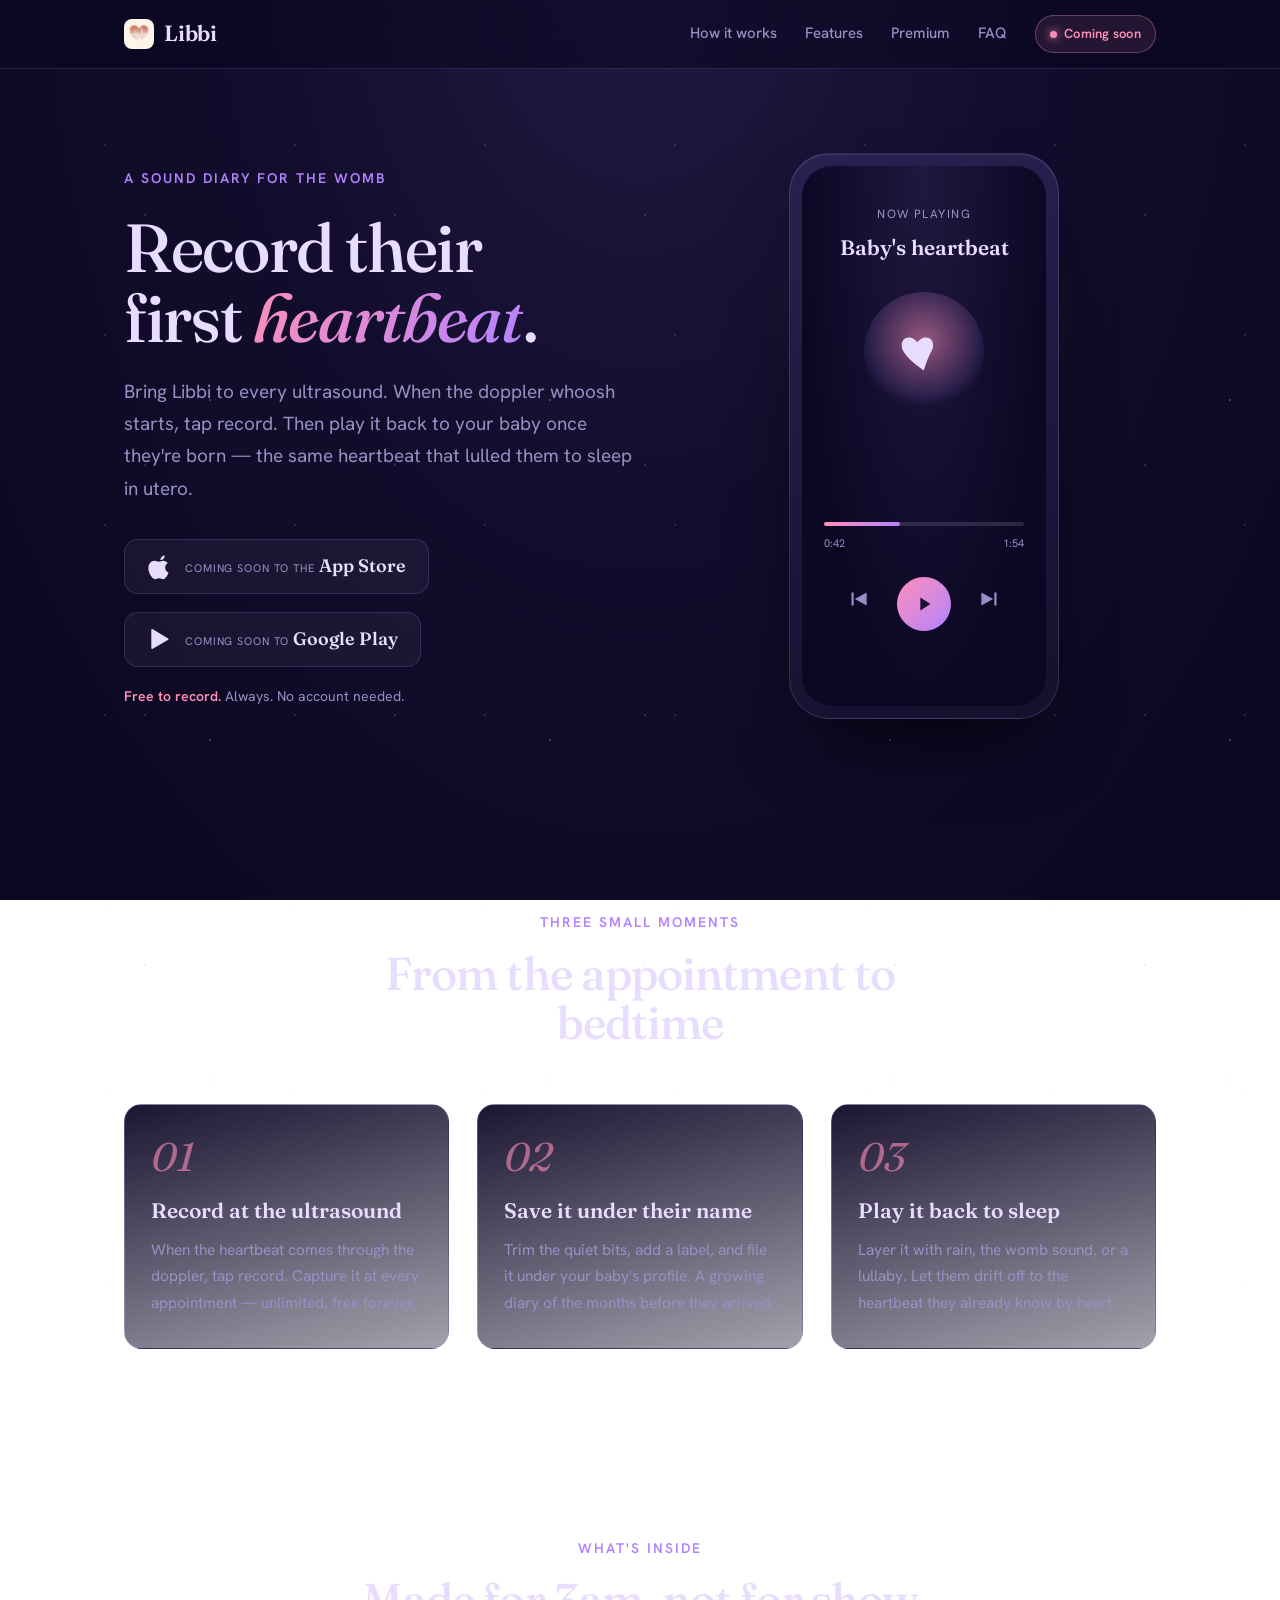
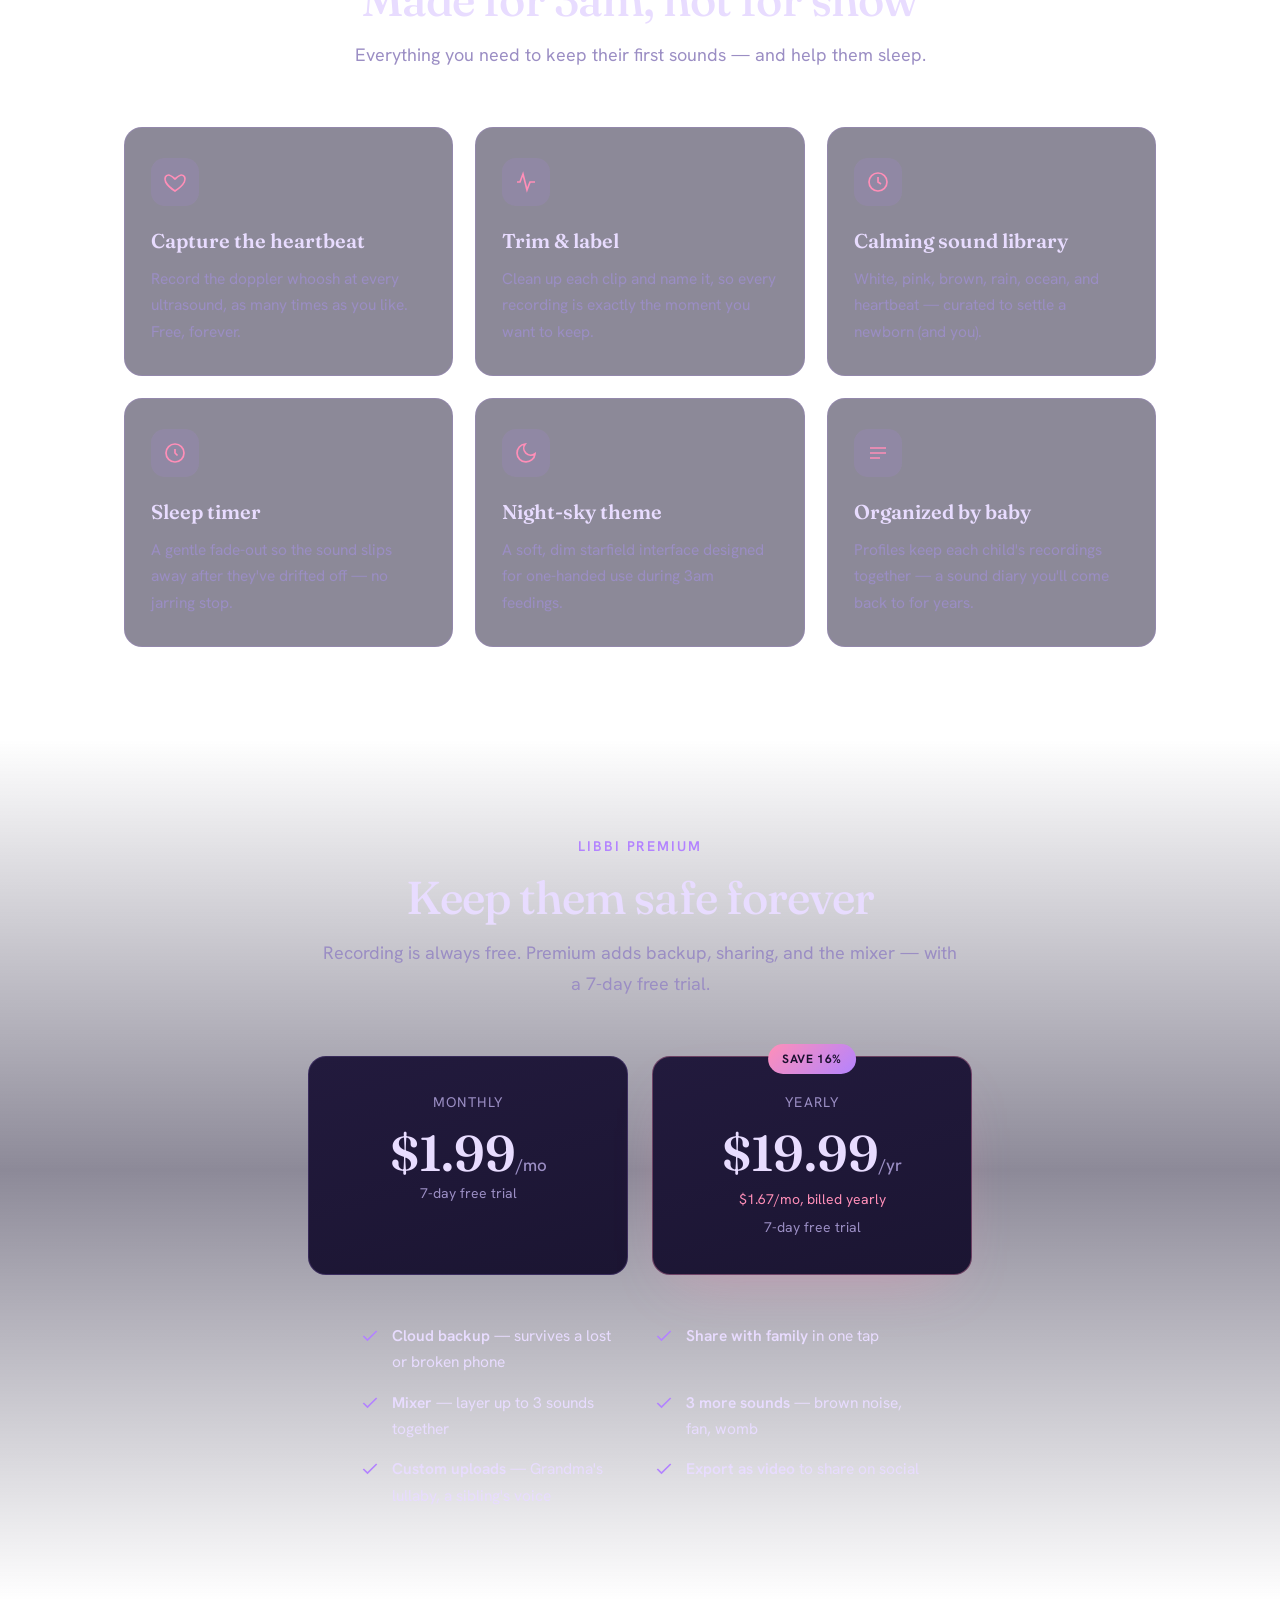
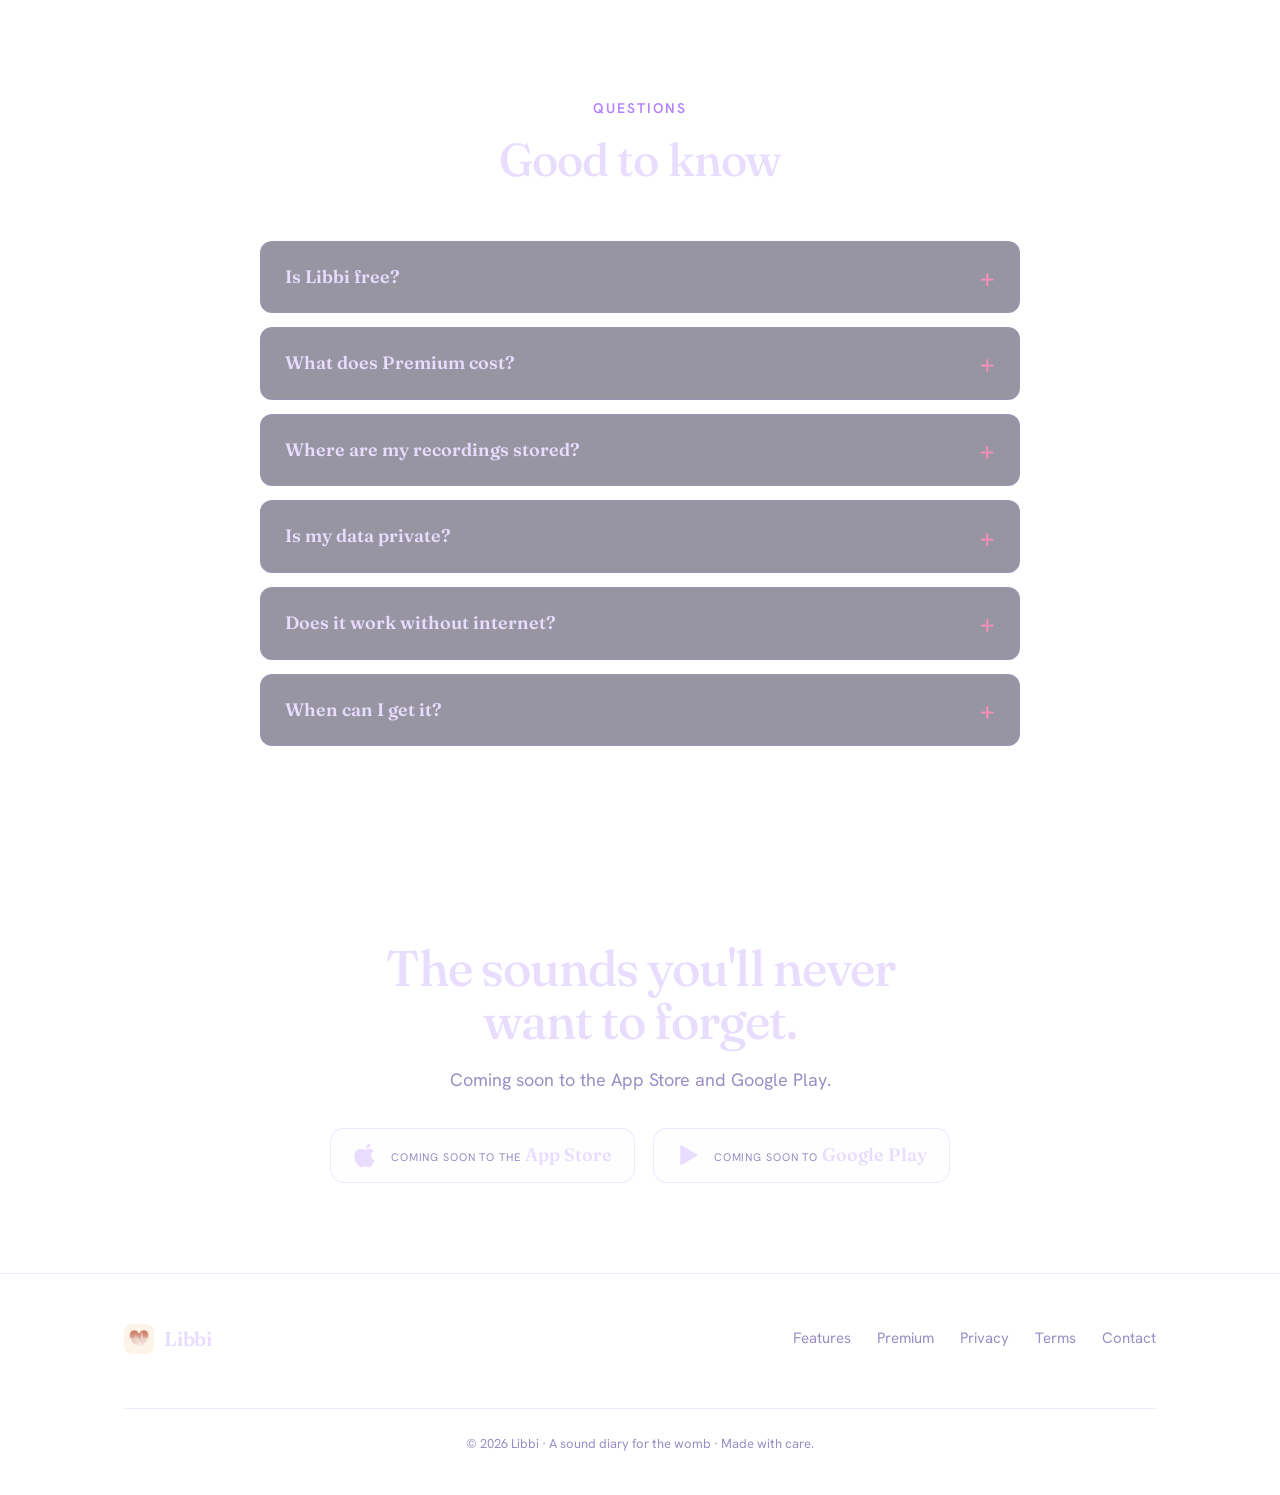
<file: index.html>
<!DOCTYPE html>
<html lang="en">
<head>
  <meta charset="UTF-8" />
  <meta name="viewport" content="width=device-width, initial-scale=1.0" />
  <title>Libbi — Record their first heartbeat</title>
  <meta name="description" content="Libbi records your baby's heartbeat at every ultrasound, then plays it back as soothing white noise once they're born. A sound diary for the womb. Coming soon to the App Store and Google Play." />
  <link rel="icon" type="image/png" href="/assets/icon.png" />
  <link rel="canonical" href="https://libbibaby.com/" />

  <!-- Open Graph -->
  <meta property="og:type" content="website" />
  <meta property="og:title" content="Libbi — Record their first heartbeat" />
  <meta property="og:description" content="Capture the heartbeat at every ultrasound. Play it back to your baby, mixed with rain or the womb. The sounds you'll never want to forget." />
  <meta property="og:url" content="https://libbibaby.com/" />
  <meta property="og:image" content="https://libbibaby.com/assets/icon.png" />
  <meta name="twitter:card" content="summary" />

  <link rel="stylesheet" href="/assets/styles.css" />
</head>
<body>

  <!-- Navigation -->
  <nav class="nav">
    <div class="wrap">
      <a class="brand" href="/">
        <img src="/assets/icon.png" alt="Libbi app icon" />
        Libbi
      </a>
      <div class="nav-links">
        <a href="#how">How it works</a>
        <a href="#features">Features</a>
        <a href="#premium">Premium</a>
        <a href="#faq">FAQ</a>
        <span class="pill">Coming soon</span>
      </div>
    </div>
  </nav>

  <!-- Hero -->
  <header class="hero">
    <div class="wrap">
      <div class="hero-copy">
        <span class="eyebrow reveal d1">A sound diary for the womb</span>
        <h1 class="reveal d2">Record their<br />first <em>heartbeat</em>.</h1>
        <p class="lede reveal d3">
          Bring Libbi to every ultrasound. When the doppler whoosh starts, tap record.
          Then play it back to your baby once they're born — the same heartbeat that
          lulled them to sleep in utero.
        </p>
        <div class="hero-cta reveal d4">
          <div class="store-badge" aria-label="Coming soon to the App Store">
            <svg viewBox="0 0 24 24" aria-hidden="true"><path d="M16.36 1.43c.04 1.05-.36 2.08-1.04 2.84-.7.78-1.84 1.38-2.94 1.3-.06-1.04.43-2.12 1.06-2.82.71-.79 1.93-1.37 2.92-1.32zM19.9 17.3c-.5 1.16-.74 1.68-1.39 2.71-.9 1.43-2.18 3.22-3.76 3.23-1.4.02-1.76-.92-3.67-.91-1.9.01-2.3.93-3.71.9-1.58-.02-2.79-1.63-3.69-3.06C.95 16.21.69 11.5 2.27 9c1.12-1.78 2.89-2.82 4.55-2.82 1.69 0 2.75.93 4.15.93 1.36 0 2.18-.93 4.14-.93 1.48 0 3.05.81 4.17 2.2-3.66 2.01-3.07 7.24.62 8.92z"/></svg>
            <span>
              <span class="sb-top">Coming soon to the</span>
              <span class="sb-main">App Store</span>
            </span>
          </div>
          <div class="store-badge" aria-label="Coming soon to Google Play">
            <svg viewBox="0 0 24 24" aria-hidden="true"><path d="M4 3.4v17.2c0 .5.53.82.96.58l14.6-8.6c.42-.25.42-.85 0-1.1L4.96 2.82C4.53 2.58 4 2.9 4 3.4z"/></svg>
            <span>
              <span class="sb-top">Coming soon to</span>
              <span class="sb-main">Google Play</span>
            </span>
          </div>
        </div>
        <p class="hero-note reveal d5"><strong>Free to record.</strong> Always. No account needed.</p>
      </div>

      <!-- Phone mockup -->
      <div class="phone-stage reveal d4" aria-hidden="true">
        <div class="phone">
          <div class="phone-screen">
            <div class="phone-eyebrow">Now playing</div>
            <div class="phone-title">Baby's heartbeat</div>
            <div class="orb">
              <svg viewBox="0 0 24 24"><path d="M12 21s-7.5-4.9-10-9.4C.3 8.4 1.6 5 4.8 5c2 0 3.3 1.3 4 2.4C9.6 6.3 10.9 5 12.9 5 16.1 5 17.4 8.4 15.7 11.6 13.2 16.1 12 21 12 21z" transform="translate(-1 -1) scale(1.08)"/></svg>
            </div>
            <svg class="wave" viewBox="0 0 280 56" preserveAspectRatio="none">
              <defs>
                <linearGradient id="waveGrad" x1="0" y1="0" x2="1" y2="0">
                  <stop offset="0" stop-color="#ff8fb8" />
                  <stop offset="1" stop-color="#b383ff" />
                </linearGradient>
              </defs>
              <path d="M0 28 H60 l8 -18 l10 36 l9 -28 l7 14 H140 l8 -22 l11 40 l8 -22 H280" />
            </svg>
            <div class="scrubber"></div>
            <div class="timestamps"><span>0:42</span><span>1:54</span></div>
            <div class="phone-controls">
              <span class="ctl"><svg viewBox="0 0 24 24"><path d="M6 6h2v12H6zM20 6L9 12l11 6z"/></svg></span>
              <span class="play"><svg viewBox="0 0 24 24"><path d="M8 5v14l11-7z"/></svg></span>
              <span class="ctl"><svg viewBox="0 0 24 24"><path d="M16 6h2v12h-2zM4 18l11-6L4 6z"/></svg></span>
            </div>
          </div>
        </div>
      </div>
    </div>
  </header>

  <!-- How it works -->
  <section class="section" id="how">
    <div class="wrap">
      <div class="section-head">
        <span class="eyebrow">Three small moments</span>
        <h2>From the appointment to bedtime</h2>
      </div>
      <div class="steps">
        <div class="step">
          <div class="num">01</div>
          <h3>Record at the ultrasound</h3>
          <p>When the heartbeat comes through the doppler, tap record. Capture it at every appointment — unlimited, free forever.</p>
        </div>
        <div class="step">
          <div class="num">02</div>
          <h3>Save it under their name</h3>
          <p>Trim the quiet bits, add a label, and file it under your baby's profile. A growing diary of the months before they arrived.</p>
        </div>
        <div class="step">
          <div class="num">03</div>
          <h3>Play it back to sleep</h3>
          <p>Layer it with rain, the womb sound, or a lullaby. Let them drift off to the heartbeat they already know by heart.</p>
        </div>
      </div>
    </div>
  </section>

  <!-- Features -->
  <section class="section" id="features">
    <div class="wrap">
      <div class="section-head">
        <span class="eyebrow">What's inside</span>
        <h2>Made for 3am, not for show</h2>
        <p>Everything you need to keep their first sounds — and help them sleep.</p>
      </div>
      <div class="features">
        <div class="feature">
          <div class="ic"><svg viewBox="0 0 24 24"><path d="M12 21s-7-4.5-9.3-9C1 8.5 2.5 5 5.5 5 7.4 5 8.8 6.3 12 9c3.2-2.7 4.6-4 6.5-4 3 0 4.5 3.5 2.8 7-2.3 4.5-9.3 9-9.3 9z"/></svg></div>
          <h3>Capture the heartbeat</h3>
          <p>Record the doppler whoosh at every ultrasound, as many times as you like. Free, forever.</p>
        </div>
        <div class="feature">
          <div class="ic"><svg viewBox="0 0 24 24"><path d="M3 12h3l3-8 4 16 3-8h5"/></svg></div>
          <h3>Trim &amp; label</h3>
          <p>Clean up each clip and name it, so every recording is exactly the moment you want to keep.</p>
        </div>
        <div class="feature">
          <div class="ic"><svg viewBox="0 0 24 24"><circle cx="12" cy="12" r="9"/><path d="M12 7v5l3 2"/></svg></div>
          <h3>Calming sound library</h3>
          <p>White, pink, brown, rain, ocean, and heartbeat — curated to settle a newborn (and you).</p>
        </div>
        <div class="feature">
          <div class="ic"><svg viewBox="0 0 24 24"><circle cx="12" cy="12" r="9"/><path d="M12 8v4l2.5 2.5"/></svg></div>
          <h3>Sleep timer</h3>
          <p>A gentle fade-out so the sound slips away after they've drifted off — no jarring stop.</p>
        </div>
        <div class="feature">
          <div class="ic"><svg viewBox="0 0 24 24"><path d="M21 12.8A9 9 0 1 1 11.2 3a7 7 0 0 0 9.8 9.8z"/></svg></div>
          <h3>Night-sky theme</h3>
          <p>A soft, dim starfield interface designed for one-handed use during 3am feedings.</p>
        </div>
        <div class="feature">
          <div class="ic"><svg viewBox="0 0 24 24"><path d="M4 7h16M4 12h16M4 17h10"/></svg></div>
          <h3>Organized by baby</h3>
          <p>Profiles keep each child's recordings together — a sound diary you'll come back to for years.</p>
        </div>
      </div>
    </div>
  </section>

  <!-- Premium -->
  <section class="section premium" id="premium">
    <div class="wrap">
      <div class="section-head">
        <span class="eyebrow">Libbi Premium</span>
        <h2>Keep them safe forever</h2>
        <p>Recording is always free. Premium adds backup, sharing, and the mixer — with a 7-day free trial.</p>
      </div>

      <div class="pricing">
        <div class="price-card">
          <div class="plan">Monthly</div>
          <div class="amount">$1.99<span>/mo</span></div>
          <div class="trial">7-day free trial</div>
        </div>
        <div class="price-card featured">
          <div class="price-tag">Save 16%</div>
          <div class="plan">Yearly</div>
          <div class="amount">$19.99<span>/yr</span></div>
          <div class="sub">$1.67/mo, billed yearly</div>
          <div class="trial">7-day free trial</div>
        </div>
      </div>

      <div class="perks">
        <div class="perk"><svg viewBox="0 0 24 24"><path d="M20 6L9 17l-5-5"/></svg><span><strong>Cloud backup</strong> — survives a lost or broken phone</span></div>
        <div class="perk"><svg viewBox="0 0 24 24"><path d="M20 6L9 17l-5-5"/></svg><span><strong>Share with family</strong> in one tap</span></div>
        <div class="perk"><svg viewBox="0 0 24 24"><path d="M20 6L9 17l-5-5"/></svg><span><strong>Mixer</strong> — layer up to 3 sounds together</span></div>
        <div class="perk"><svg viewBox="0 0 24 24"><path d="M20 6L9 17l-5-5"/></svg><span><strong>3 more sounds</strong> — brown noise, fan, womb</span></div>
        <div class="perk"><svg viewBox="0 0 24 24"><path d="M20 6L9 17l-5-5"/></svg><span><strong>Custom uploads</strong> — Grandma's lullaby, a sibling's voice</span></div>
        <div class="perk"><svg viewBox="0 0 24 24"><path d="M20 6L9 17l-5-5"/></svg><span><strong>Export as video</strong> to share on social</span></div>
      </div>
    </div>
  </section>

  <!-- FAQ -->
  <section class="section" id="faq">
    <div class="wrap">
      <div class="section-head">
        <span class="eyebrow">Questions</span>
        <h2>Good to know</h2>
      </div>
      <div class="faq">
        <details>
          <summary>Is Libbi free?</summary>
          <div class="answer">Yes. Recording the heartbeat, trimming, labeling, and the core sound library are free forever, with no time limit. Libbi Premium is an optional subscription that adds cloud backup, sharing, the mixer, and more.</div>
        </details>
        <details>
          <summary>What does Premium cost?</summary>
          <div class="answer">$1.99 per month or $19.99 per year (about $1.67/month), each with a 7-day free trial for first-time subscribers. Prices are in USD; other currencies are set by the App Store and may vary.</div>
        </details>
        <details>
          <summary>Where are my recordings stored?</summary>
          <div class="answer">By default, recordings stay on your device only. If you turn on cloud backup (a Premium feature), they're securely synced to your private account so you can restore them on a new phone.</div>
        </details>
        <details>
          <summary>Is my data private?</summary>
          <div class="answer">Yes. We don't use ad trackers or third-party analytics, and we never sell your data. Read the full <a href="/privacy">Privacy Policy</a> for the details.</div>
        </details>
        <details>
          <summary>Does it work without internet?</summary>
          <div class="answer">Completely. Recording and playback work fully offline. An internet connection is only needed for optional cloud backup and sharing.</div>
        </details>
        <details>
          <summary>When can I get it?</summary>
          <div class="answer">Libbi is coming soon to the App Store and Google Play. Check back here for the download links — or email <a href="mailto:hello@libbibaby.com">hello@libbibaby.com</a> and we'll let you know when it's live.</div>
        </details>
      </div>
    </div>
  </section>

  <!-- CTA band -->
  <section class="cta-band">
    <div class="wrap">
      <h2>The sounds you'll never<br />want to forget.</h2>
      <p>Coming soon to the App Store and Google Play.</p>
      <div class="hero-cta" style="justify-content:center">
        <div class="store-badge" aria-label="Coming soon to the App Store">
          <svg viewBox="0 0 24 24" aria-hidden="true"><path d="M16.36 1.43c.04 1.05-.36 2.08-1.04 2.84-.7.78-1.84 1.38-2.94 1.3-.06-1.04.43-2.12 1.06-2.82.71-.79 1.93-1.37 2.92-1.32zM19.9 17.3c-.5 1.16-.74 1.68-1.39 2.71-.9 1.43-2.18 3.22-3.76 3.23-1.4.02-1.76-.92-3.67-.91-1.9.01-2.3.93-3.71.9-1.58-.02-2.79-1.63-3.69-3.06C.95 16.21.69 11.5 2.27 9c1.12-1.78 2.89-2.82 4.55-2.82 1.69 0 2.75.93 4.15.93 1.36 0 2.18-.93 4.14-.93 1.48 0 3.05.81 4.17 2.2-3.66 2.01-3.07 7.24.62 8.92z"/></svg>
          <span>
            <span class="sb-top">Coming soon to the</span>
            <span class="sb-main">App Store</span>
          </span>
        </div>
        <div class="store-badge" aria-label="Coming soon to Google Play">
          <svg viewBox="0 0 24 24" aria-hidden="true"><path d="M4 3.4v17.2c0 .5.53.82.96.58l14.6-8.6c.42-.25.42-.85 0-1.1L4.96 2.82C4.53 2.58 4 2.9 4 3.4z"/></svg>
          <span>
            <span class="sb-top">Coming soon to</span>
            <span class="sb-main">Google Play</span>
          </span>
        </div>
      </div>
    </div>
  </section>

  <!-- Footer -->
  <footer class="site-footer">
    <div class="wrap">
      <a class="brand" href="/"><img src="/assets/icon.png" alt="" />Libbi</a>
      <nav class="foot-links">
        <a href="#features">Features</a>
        <a href="#premium">Premium</a>
        <a href="/privacy">Privacy</a>
        <a href="/terms">Terms</a>
        <a href="mailto:hello@libbibaby.com">Contact</a>
      </nav>
      <p class="foot-copy">&copy; 2026 Libbi · A sound diary for the womb · Made with care.</p>
    </div>
  </footer>

</body>
</html>
</file>
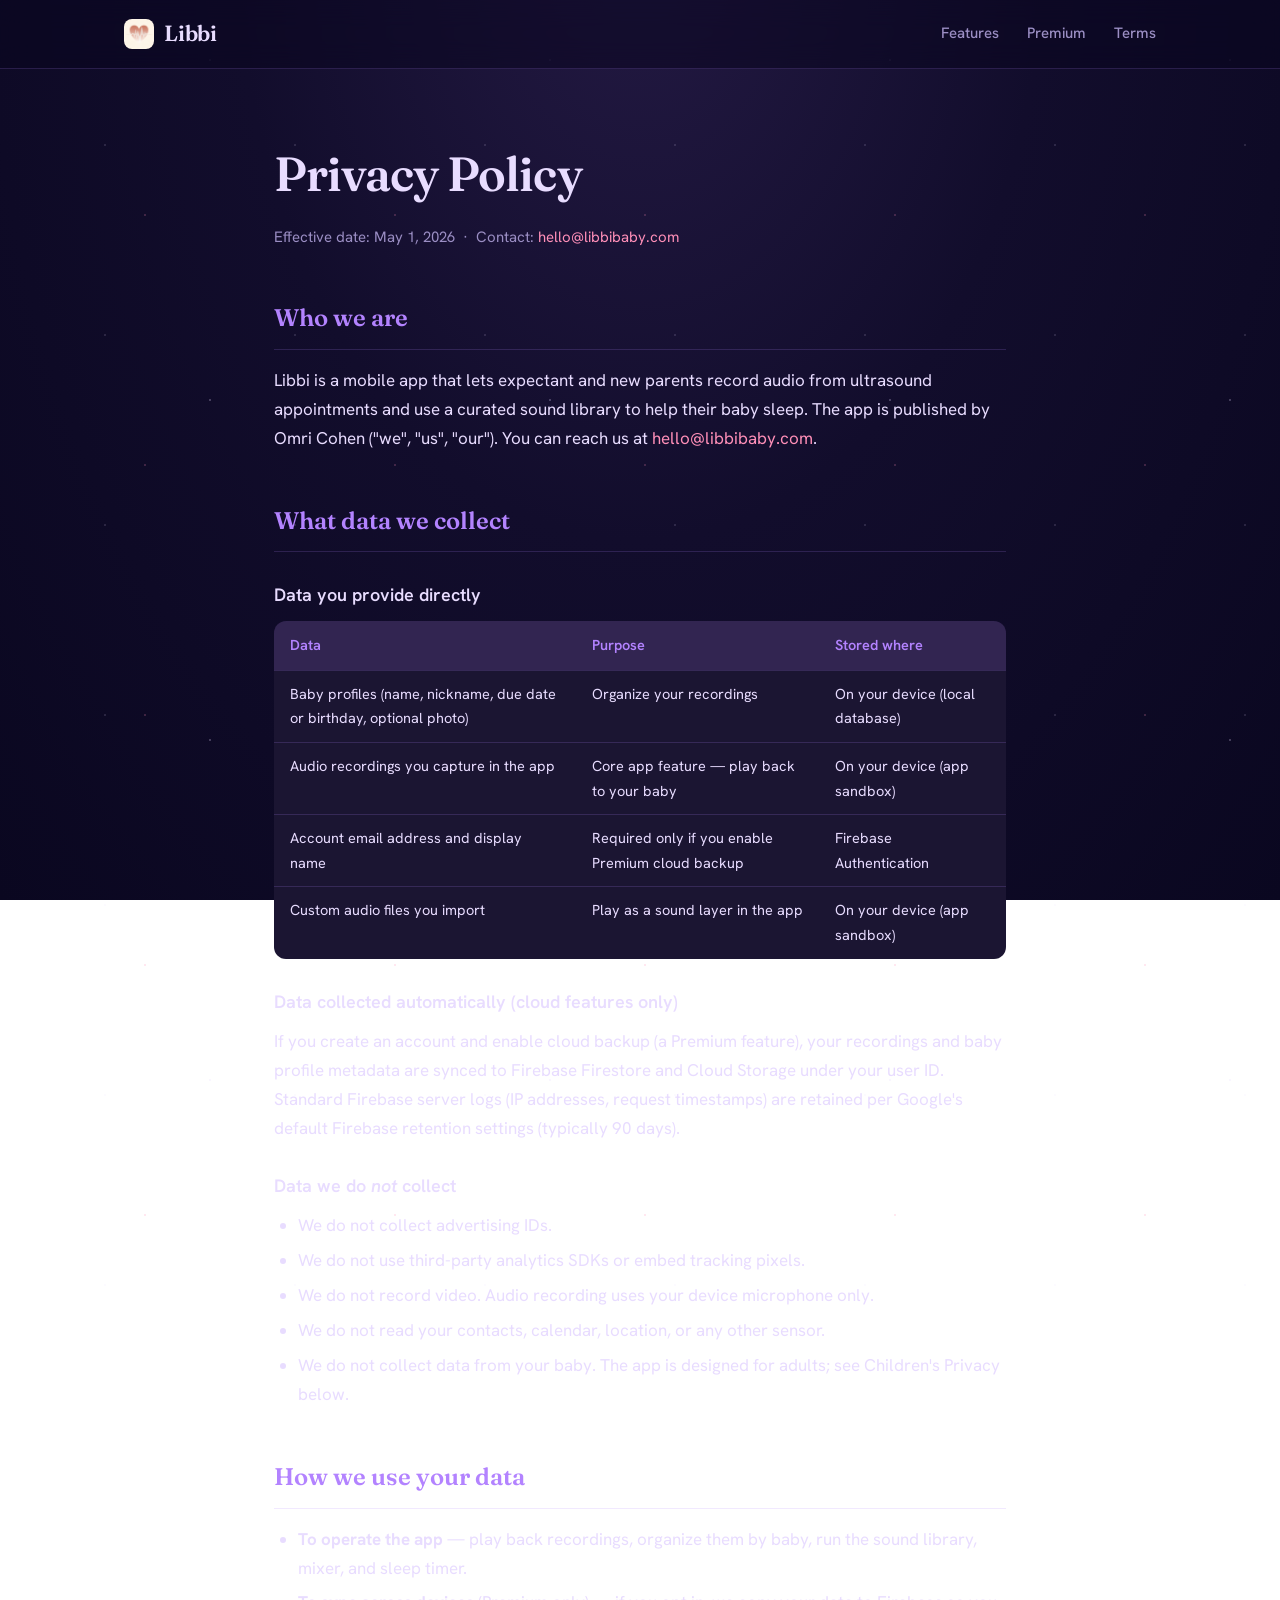
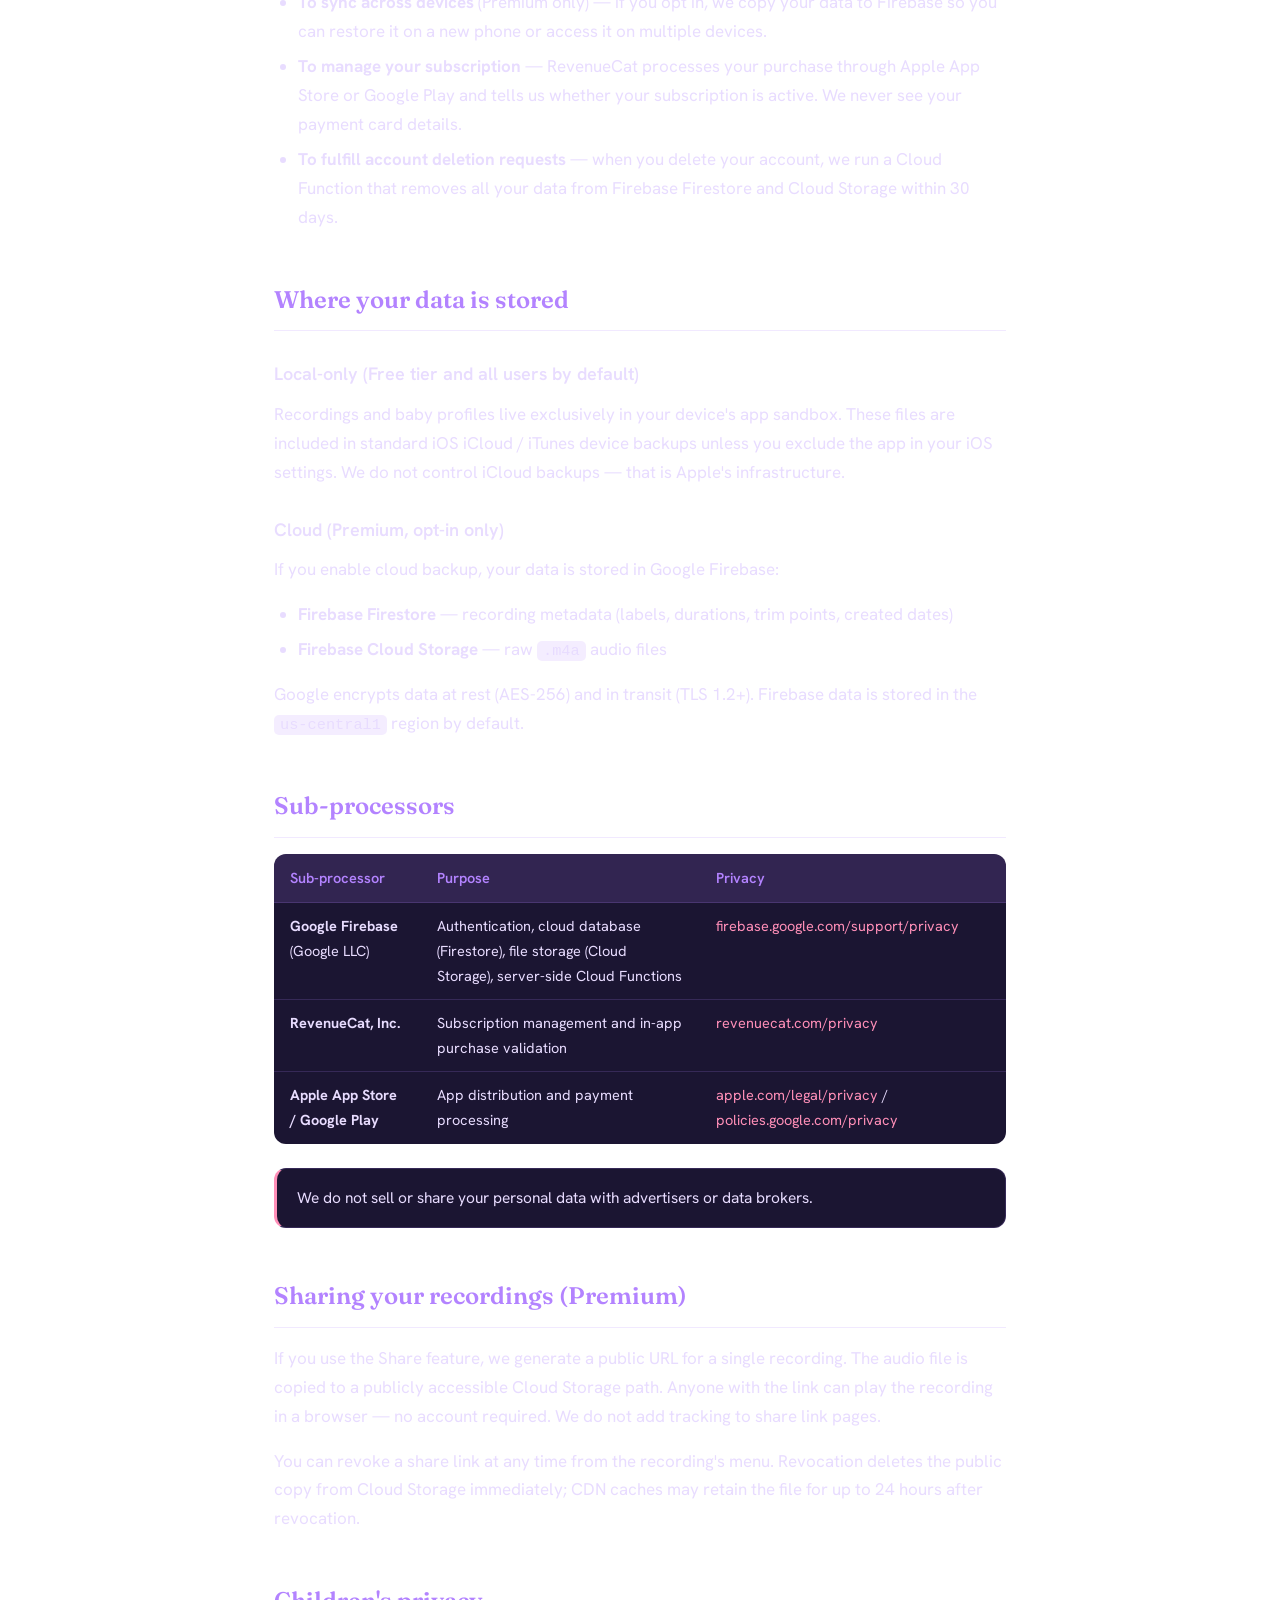
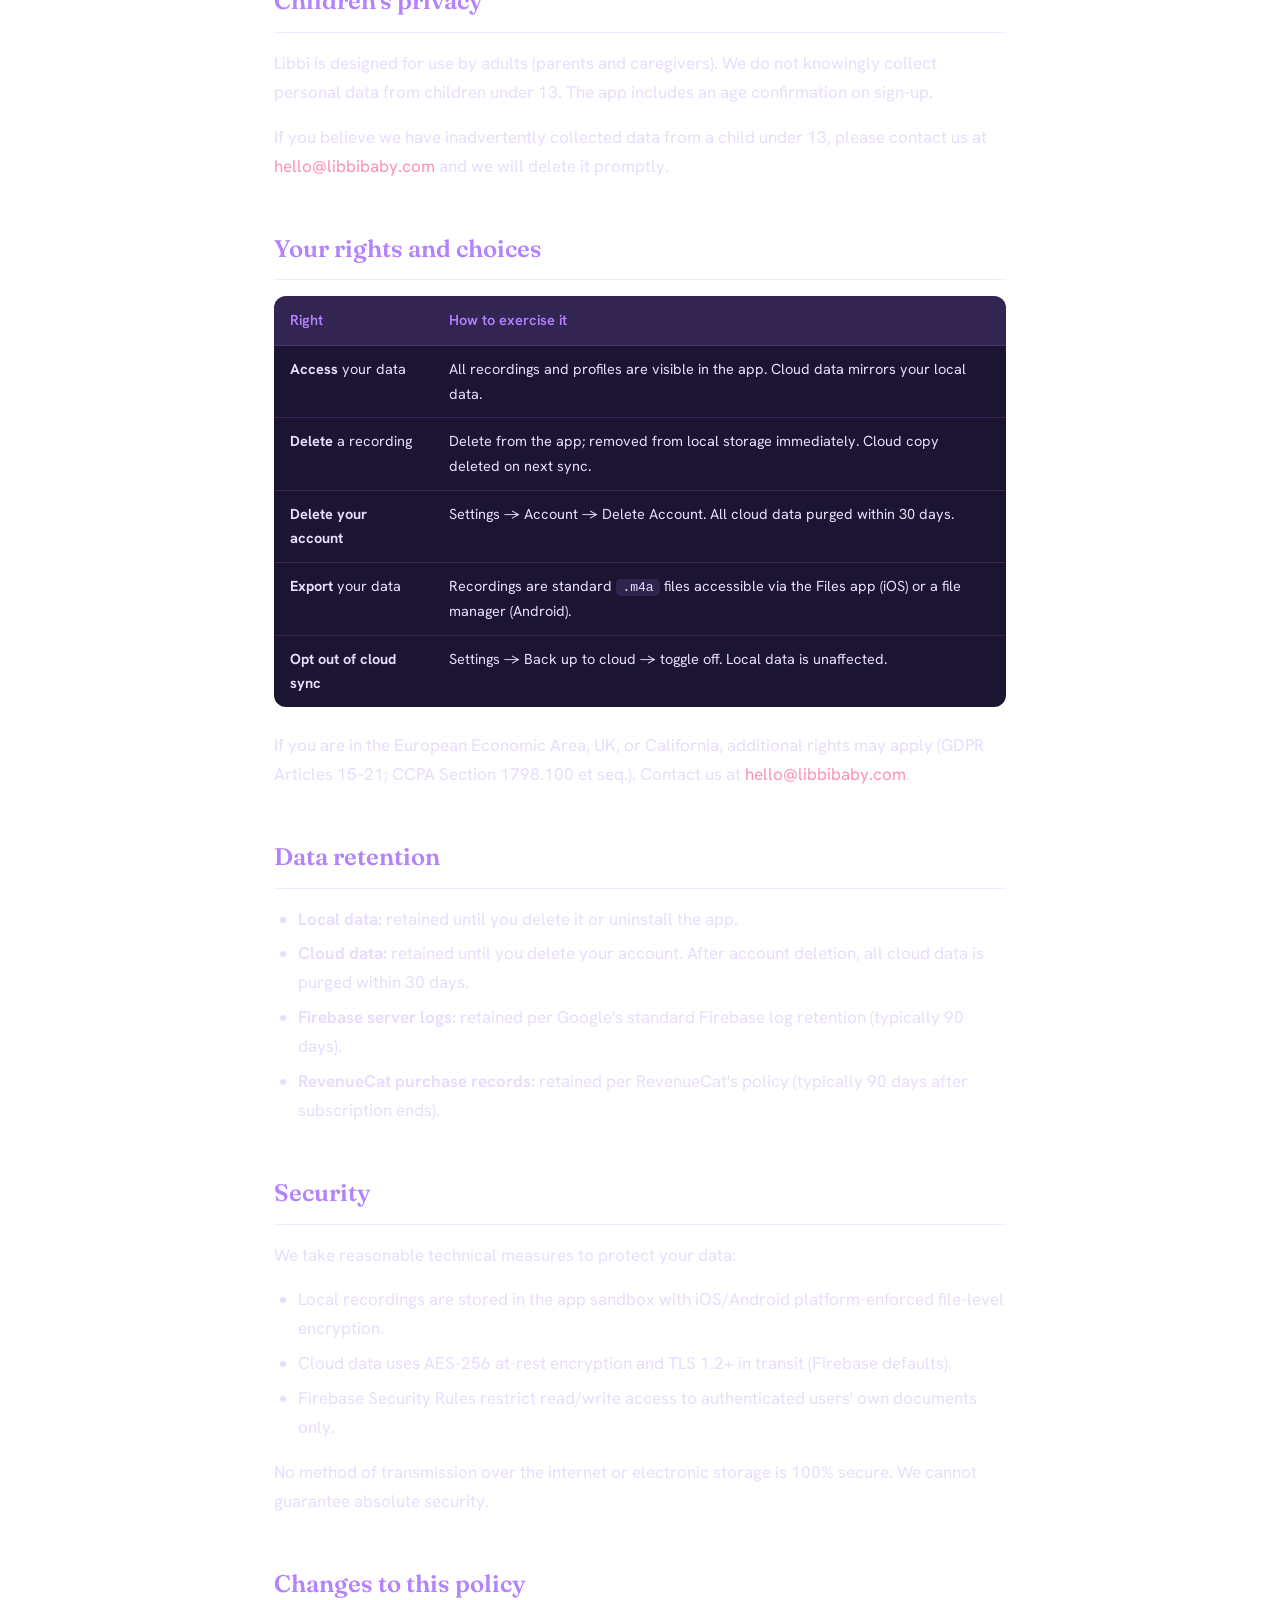
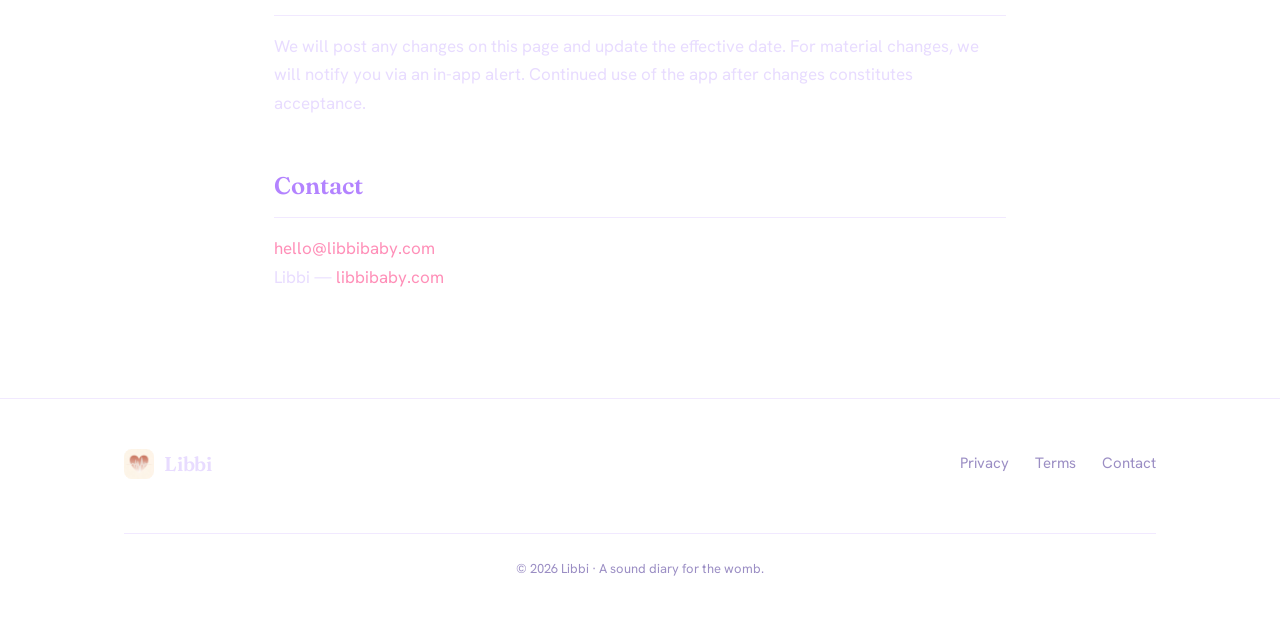
<file: privacy.html>
<!DOCTYPE html>
<html lang="en">
<head>
  <meta charset="UTF-8" />
  <meta name="viewport" content="width=device-width, initial-scale=1.0" />
  <title>Privacy Policy — Libbi</title>
  <meta name="description" content="Libbi's privacy policy: what we collect, how it's stored, and your rights." />
  <link rel="icon" type="image/png" href="/assets/icon.png" />
  <link rel="canonical" href="https://libbibaby.com/privacy" />
  <link rel="stylesheet" href="/assets/styles.css" />
</head>
<body>

  <nav class="nav">
    <div class="wrap">
      <a class="brand" href="/"><img src="/assets/icon.png" alt="Libbi app icon" />Libbi</a>
      <div class="nav-links">
        <a href="/#features">Features</a>
        <a href="/#premium">Premium</a>
        <a href="/terms">Terms</a>
      </div>
    </div>
  </nav>

  <main class="legal">
    <h1>Privacy Policy</h1>
    <p class="meta">
      Effective date: May 1, 2026 &nbsp;·&nbsp; Contact:
      <a href="mailto:hello@libbibaby.com">hello@libbibaby.com</a>
    </p>

    <h2>Who we are</h2>
    <p>
      Libbi is a mobile app that lets expectant and new parents record audio from ultrasound
      appointments and use a curated sound library to help their baby sleep. The app is published
      by Omri Cohen ("we", "us", "our"). You can reach us at
      <a href="mailto:hello@libbibaby.com">hello@libbibaby.com</a>.
    </p>

    <h2>What data we collect</h2>

    <h3>Data you provide directly</h3>
    <div class="table-wrap">
      <table>
        <tr><th>Data</th><th>Purpose</th><th>Stored where</th></tr>
        <tr><td>Baby profiles (name, nickname, due date or birthday, optional photo)</td><td>Organize your recordings</td><td>On your device (local database)</td></tr>
        <tr><td>Audio recordings you capture in the app</td><td>Core app feature — play back to your baby</td><td>On your device (app sandbox)</td></tr>
        <tr><td>Account email address and display name</td><td>Required only if you enable Premium cloud backup</td><td>Firebase Authentication</td></tr>
        <tr><td>Custom audio files you import</td><td>Play as a sound layer in the app</td><td>On your device (app sandbox)</td></tr>
      </table>
    </div>

    <h3>Data collected automatically (cloud features only)</h3>
    <p>
      If you create an account and enable cloud backup (a Premium feature), your recordings and
      baby profile metadata are synced to Firebase Firestore and Cloud Storage under your user ID.
      Standard Firebase server logs (IP addresses, request timestamps) are retained per Google's
      default Firebase retention settings (typically 90 days).
    </p>

    <h3>Data we do <em>not</em> collect</h3>
    <ul>
      <li>We do not collect advertising IDs.</li>
      <li>We do not use third-party analytics SDKs or embed tracking pixels.</li>
      <li>We do not record video. Audio recording uses your device microphone only.</li>
      <li>We do not read your contacts, calendar, location, or any other sensor.</li>
      <li>We do not collect data from your baby. The app is designed for adults; see Children's Privacy below.</li>
    </ul>

    <h2>How we use your data</h2>
    <ul>
      <li><strong>To operate the app</strong> — play back recordings, organize them by baby, run the sound library, mixer, and sleep timer.</li>
      <li><strong>To sync across devices</strong> (Premium only) — if you opt in, we copy your data to Firebase so you can restore it on a new phone or access it on multiple devices.</li>
      <li><strong>To manage your subscription</strong> — RevenueCat processes your purchase through Apple App Store or Google Play and tells us whether your subscription is active. We never see your payment card details.</li>
      <li><strong>To fulfill account deletion requests</strong> — when you delete your account, we run a Cloud Function that removes all your data from Firebase Firestore and Cloud Storage within 30 days.</li>
    </ul>

    <h2>Where your data is stored</h2>

    <h3>Local-only (Free tier and all users by default)</h3>
    <p>
      Recordings and baby profiles live exclusively in your device's app sandbox. These files are
      included in standard iOS iCloud / iTunes device backups unless you exclude the app in your
      iOS settings. We do not control iCloud backups — that is Apple's infrastructure.
    </p>

    <h3>Cloud (Premium, opt-in only)</h3>
    <p>If you enable cloud backup, your data is stored in Google Firebase:</p>
    <ul>
      <li><strong>Firebase Firestore</strong> — recording metadata (labels, durations, trim points, created dates)</li>
      <li><strong>Firebase Cloud Storage</strong> — raw <code>.m4a</code> audio files</li>
    </ul>
    <p>
      Google encrypts data at rest (AES-256) and in transit (TLS 1.2+). Firebase data is stored in
      the <code>us-central1</code> region by default.
    </p>

    <h2>Sub-processors</h2>
    <div class="table-wrap">
      <table>
        <tr><th>Sub-processor</th><th>Purpose</th><th>Privacy</th></tr>
        <tr><td><strong>Google Firebase</strong> (Google LLC)</td><td>Authentication, cloud database (Firestore), file storage (Cloud Storage), server-side Cloud Functions</td><td><a href="https://firebase.google.com/support/privacy" target="_blank" rel="noopener">firebase.google.com/support/privacy</a></td></tr>
        <tr><td><strong>RevenueCat, Inc.</strong></td><td>Subscription management and in-app purchase validation</td><td><a href="https://www.revenuecat.com/privacy" target="_blank" rel="noopener">revenuecat.com/privacy</a></td></tr>
        <tr><td><strong>Apple App Store / Google Play</strong></td><td>App distribution and payment processing</td><td><a href="https://www.apple.com/legal/privacy/" target="_blank" rel="noopener">apple.com/legal/privacy</a> / <a href="https://policies.google.com/privacy" target="_blank" rel="noopener">policies.google.com/privacy</a></td></tr>
      </table>
    </div>
    <div class="callout">We do not sell or share your personal data with advertisers or data brokers.</div>

    <h2>Sharing your recordings (Premium)</h2>
    <p>
      If you use the Share feature, we generate a public URL for a single recording. The audio file
      is copied to a publicly accessible Cloud Storage path. Anyone with the link can play the
      recording in a browser — no account required. We do not add tracking to share link pages.
    </p>
    <p>
      You can revoke a share link at any time from the recording's menu. Revocation deletes the
      public copy from Cloud Storage immediately; CDN caches may retain the file for up to 24 hours
      after revocation.
    </p>

    <h2>Children's privacy</h2>
    <p>
      Libbi is designed for use by adults (parents and caregivers). We do not knowingly collect
      personal data from children under 13. The app includes an age confirmation on sign-up.
    </p>
    <p>
      If you believe we have inadvertently collected data from a child under 13, please contact us
      at <a href="mailto:hello@libbibaby.com">hello@libbibaby.com</a> and we will delete it promptly.
    </p>

    <h2>Your rights and choices</h2>
    <div class="table-wrap">
      <table>
        <tr><th>Right</th><th>How to exercise it</th></tr>
        <tr><td><strong>Access</strong> your data</td><td>All recordings and profiles are visible in the app. Cloud data mirrors your local data.</td></tr>
        <tr><td><strong>Delete</strong> a recording</td><td>Delete from the app; removed from local storage immediately. Cloud copy deleted on next sync.</td></tr>
        <tr><td><strong>Delete your account</strong></td><td>Settings → Account → Delete Account. All cloud data purged within 30 days.</td></tr>
        <tr><td><strong>Export</strong> your data</td><td>Recordings are standard <code>.m4a</code> files accessible via the Files app (iOS) or a file manager (Android).</td></tr>
        <tr><td><strong>Opt out of cloud sync</strong></td><td>Settings → Back up to cloud → toggle off. Local data is unaffected.</td></tr>
      </table>
    </div>
    <p>
      If you are in the European Economic Area, UK, or California, additional rights may apply
      (GDPR Articles 15–21; CCPA Section 1798.100 et seq.). Contact us at
      <a href="mailto:hello@libbibaby.com">hello@libbibaby.com</a>.
    </p>

    <h2>Data retention</h2>
    <ul>
      <li><strong>Local data:</strong> retained until you delete it or uninstall the app.</li>
      <li><strong>Cloud data:</strong> retained until you delete your account. After account deletion, all cloud data is purged within 30 days.</li>
      <li><strong>Firebase server logs:</strong> retained per Google's standard Firebase log retention (typically 90 days).</li>
      <li><strong>RevenueCat purchase records:</strong> retained per RevenueCat's policy (typically 90 days after subscription ends).</li>
    </ul>

    <h2>Security</h2>
    <p>We take reasonable technical measures to protect your data:</p>
    <ul>
      <li>Local recordings are stored in the app sandbox with iOS/Android platform-enforced file-level encryption.</li>
      <li>Cloud data uses AES-256 at-rest encryption and TLS 1.2+ in transit (Firebase defaults).</li>
      <li>Firebase Security Rules restrict read/write access to authenticated users' own documents only.</li>
    </ul>
    <p>
      No method of transmission over the internet or electronic storage is 100% secure. We cannot
      guarantee absolute security.
    </p>

    <h2>Changes to this policy</h2>
    <p>
      We will post any changes on this page and update the effective date. For material changes, we
      will notify you via an in-app alert. Continued use of the app after changes constitutes
      acceptance.
    </p>

    <h2>Contact</h2>
    <p>
      <a href="mailto:hello@libbibaby.com">hello@libbibaby.com</a><br />
      Libbi — <a href="https://libbibaby.com">libbibaby.com</a>
    </p>
  </main>

  <footer class="site-footer">
    <div class="wrap">
      <a class="brand" href="/"><img src="/assets/icon.png" alt="" />Libbi</a>
      <nav class="foot-links">
        <a href="/privacy">Privacy</a>
        <a href="/terms">Terms</a>
        <a href="mailto:hello@libbibaby.com">Contact</a>
      </nav>
      <p class="foot-copy">&copy; 2026 Libbi · A sound diary for the womb.</p>
    </div>
  </footer>

</body>
</html>
</file>
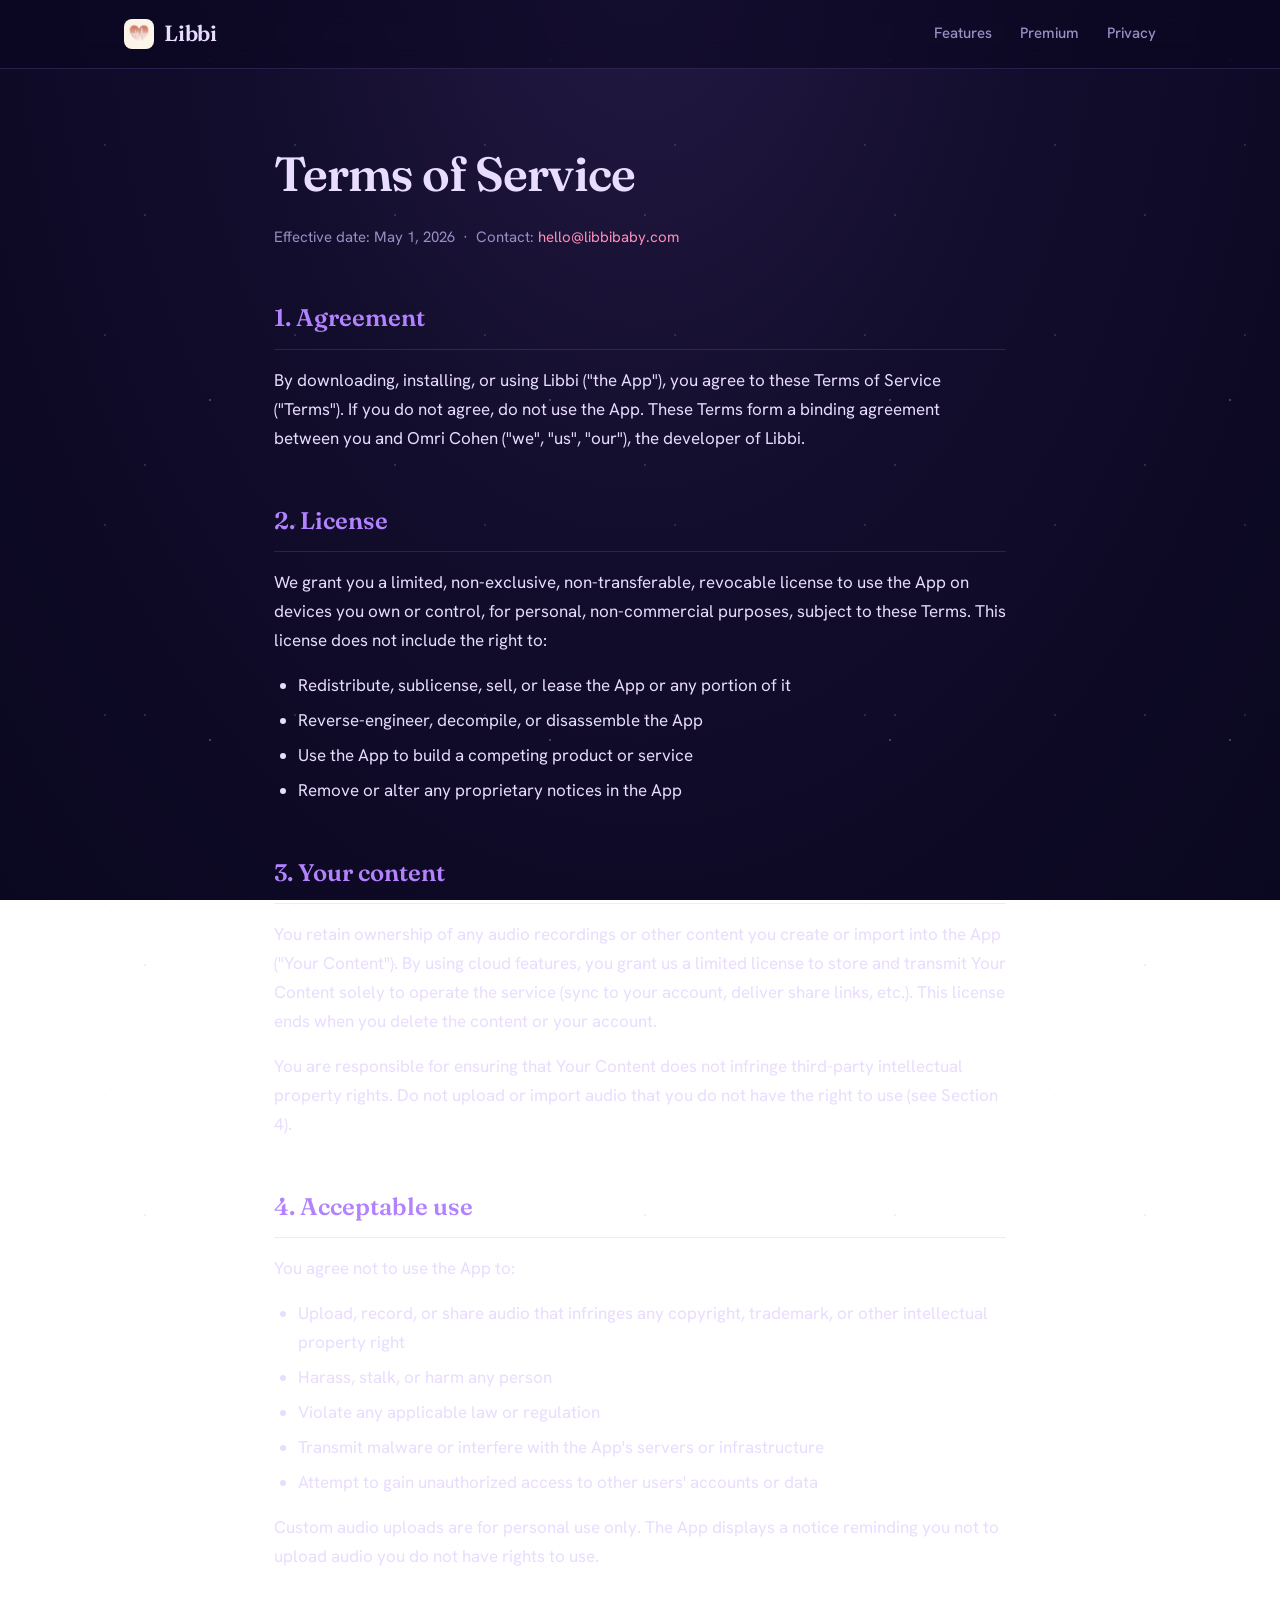
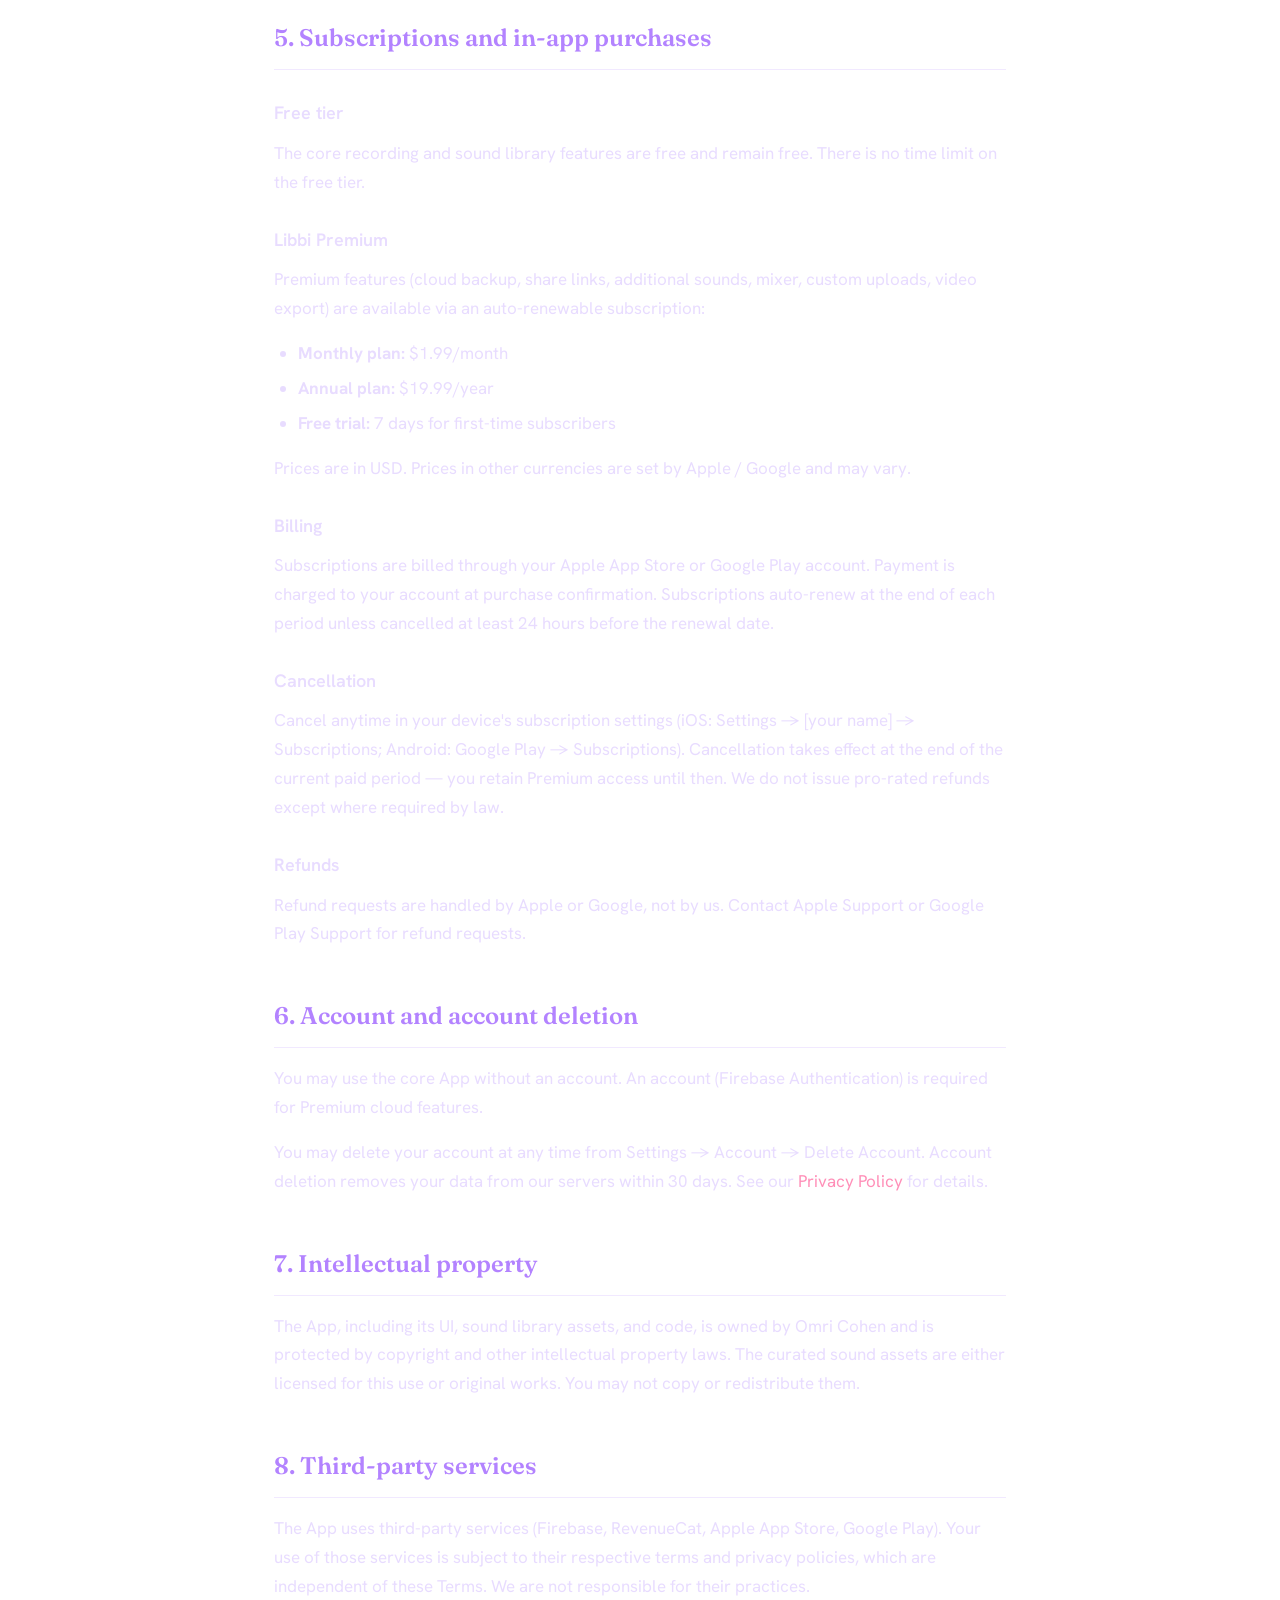
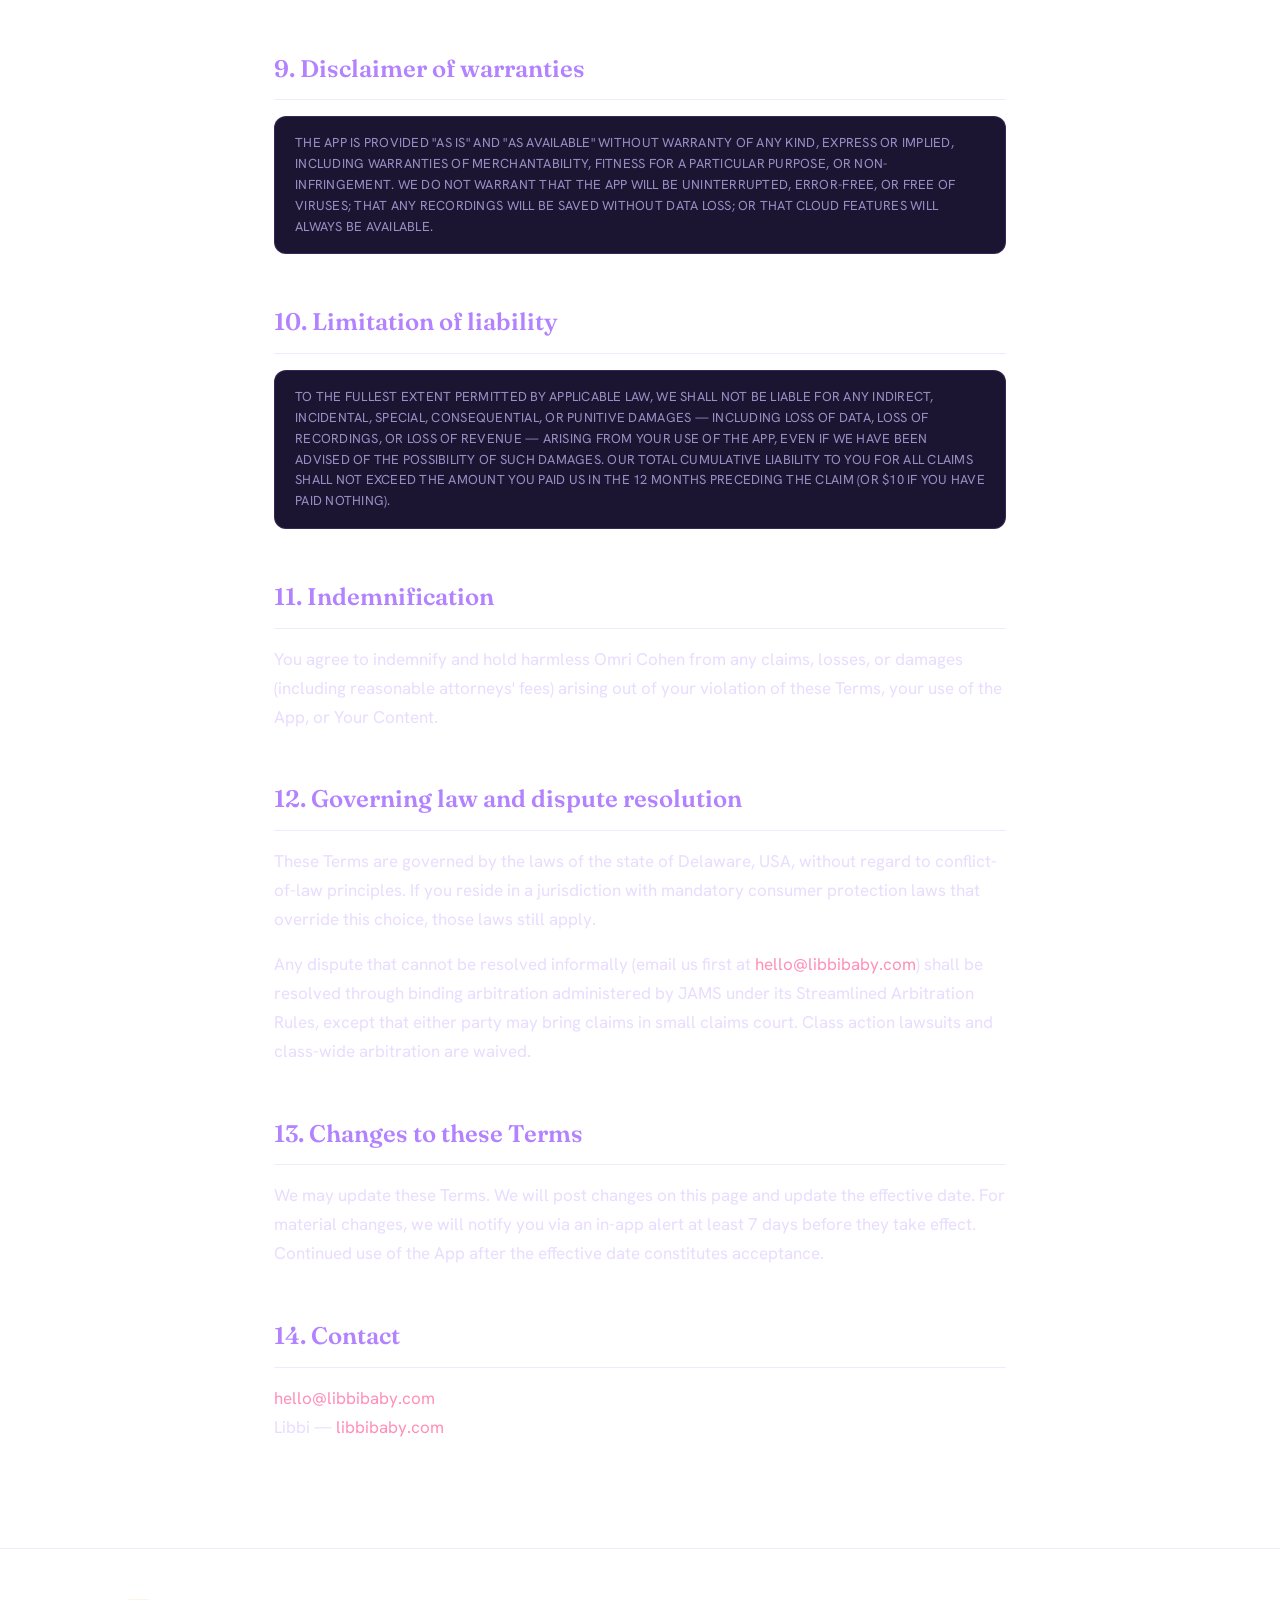
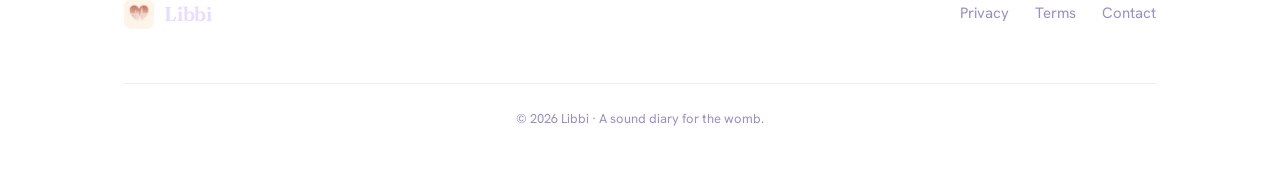
<file: terms.html>
<!DOCTYPE html>
<html lang="en">
<head>
  <meta charset="UTF-8" />
  <meta name="viewport" content="width=device-width, initial-scale=1.0" />
  <title>Terms of Service — Libbi</title>
  <meta name="description" content="Libbi's Terms of Service (EULA): license, subscriptions, and your responsibilities." />
  <link rel="icon" type="image/png" href="/assets/icon.png" />
  <link rel="canonical" href="https://libbibaby.com/terms" />
  <link rel="stylesheet" href="/assets/styles.css" />
</head>
<body>

  <nav class="nav">
    <div class="wrap">
      <a class="brand" href="/"><img src="/assets/icon.png" alt="Libbi app icon" />Libbi</a>
      <div class="nav-links">
        <a href="/#features">Features</a>
        <a href="/#premium">Premium</a>
        <a href="/privacy">Privacy</a>
      </div>
    </div>
  </nav>

  <main class="legal">
    <h1>Terms of Service</h1>
    <p class="meta">
      Effective date: May 1, 2026 &nbsp;·&nbsp; Contact:
      <a href="mailto:hello@libbibaby.com">hello@libbibaby.com</a>
    </p>

    <h2>1. Agreement</h2>
    <p>
      By downloading, installing, or using Libbi ("the App"), you agree to these Terms of Service
      ("Terms"). If you do not agree, do not use the App. These Terms form a binding agreement
      between you and Omri Cohen ("we", "us", "our"), the developer of Libbi.
    </p>

    <h2>2. License</h2>
    <p>
      We grant you a limited, non-exclusive, non-transferable, revocable license to use the App on
      devices you own or control, for personal, non-commercial purposes, subject to these Terms.
      This license does not include the right to:
    </p>
    <ul>
      <li>Redistribute, sublicense, sell, or lease the App or any portion of it</li>
      <li>Reverse-engineer, decompile, or disassemble the App</li>
      <li>Use the App to build a competing product or service</li>
      <li>Remove or alter any proprietary notices in the App</li>
    </ul>

    <h2>3. Your content</h2>
    <p>
      You retain ownership of any audio recordings or other content you create or import into the
      App ("Your Content"). By using cloud features, you grant us a limited license to store and
      transmit Your Content solely to operate the service (sync to your account, deliver share
      links, etc.). This license ends when you delete the content or your account.
    </p>
    <p>
      You are responsible for ensuring that Your Content does not infringe third-party intellectual
      property rights. Do not upload or import audio that you do not have the right to use (see
      Section 4).
    </p>

    <h2>4. Acceptable use</h2>
    <p>You agree not to use the App to:</p>
    <ul>
      <li>Upload, record, or share audio that infringes any copyright, trademark, or other intellectual property right</li>
      <li>Harass, stalk, or harm any person</li>
      <li>Violate any applicable law or regulation</li>
      <li>Transmit malware or interfere with the App's servers or infrastructure</li>
      <li>Attempt to gain unauthorized access to other users' accounts or data</li>
    </ul>
    <p>
      Custom audio uploads are for personal use only. The App displays a notice reminding you not
      to upload audio you do not have rights to use.
    </p>

    <h2>5. Subscriptions and in-app purchases</h2>

    <h3>Free tier</h3>
    <p>
      The core recording and sound library features are free and remain free. There is no time
      limit on the free tier.
    </p>

    <h3>Libbi Premium</h3>
    <p>
      Premium features (cloud backup, share links, additional sounds, mixer, custom uploads, video
      export) are available via an auto-renewable subscription:
    </p>
    <ul>
      <li><strong>Monthly plan:</strong> $1.99/month</li>
      <li><strong>Annual plan:</strong> $19.99/year</li>
      <li><strong>Free trial:</strong> 7 days for first-time subscribers</li>
    </ul>
    <p>Prices are in USD. Prices in other currencies are set by Apple / Google and may vary.</p>

    <h3>Billing</h3>
    <p>
      Subscriptions are billed through your Apple App Store or Google Play account. Payment is
      charged to your account at purchase confirmation. Subscriptions auto-renew at the end of each
      period unless cancelled at least 24 hours before the renewal date.
    </p>

    <h3>Cancellation</h3>
    <p>
      Cancel anytime in your device's subscription settings (iOS: Settings → [your name] →
      Subscriptions; Android: Google Play → Subscriptions). Cancellation takes effect at the end of
      the current paid period — you retain Premium access until then. We do not issue pro-rated
      refunds except where required by law.
    </p>

    <h3>Refunds</h3>
    <p>
      Refund requests are handled by Apple or Google, not by us. Contact Apple Support or Google
      Play Support for refund requests.
    </p>

    <h2>6. Account and account deletion</h2>
    <p>
      You may use the core App without an account. An account (Firebase Authentication) is required
      for Premium cloud features.
    </p>
    <p>
      You may delete your account at any time from Settings → Account → Delete Account. Account
      deletion removes your data from our servers within 30 days. See our
      <a href="/privacy">Privacy Policy</a> for details.
    </p>

    <h2>7. Intellectual property</h2>
    <p>
      The App, including its UI, sound library assets, and code, is owned by Omri Cohen and is
      protected by copyright and other intellectual property laws. The curated sound assets are
      either licensed for this use or original works. You may not copy or redistribute them.
    </p>

    <h2>8. Third-party services</h2>
    <p>
      The App uses third-party services (Firebase, RevenueCat, Apple App Store, Google Play). Your
      use of those services is subject to their respective terms and privacy policies, which are
      independent of these Terms. We are not responsible for their practices.
    </p>

    <h2>9. Disclaimer of warranties</h2>
    <div class="caps-block">
      The app is provided "as is" and "as available" without warranty of any kind, express or
      implied, including warranties of merchantability, fitness for a particular purpose, or
      non-infringement. We do not warrant that the app will be uninterrupted, error-free, or
      free of viruses; that any recordings will be saved without data loss; or that cloud features
      will always be available.
    </div>

    <h2>10. Limitation of liability</h2>
    <div class="caps-block">
      To the fullest extent permitted by applicable law, we shall not be liable for any indirect,
      incidental, special, consequential, or punitive damages — including loss of data, loss of
      recordings, or loss of revenue — arising from your use of the app, even if we have been
      advised of the possibility of such damages. Our total cumulative liability to you for all
      claims shall not exceed the amount you paid us in the 12 months preceding the claim (or $10
      if you have paid nothing).
    </div>

    <h2>11. Indemnification</h2>
    <p>
      You agree to indemnify and hold harmless Omri Cohen from any claims, losses, or damages
      (including reasonable attorneys' fees) arising out of your violation of these Terms, your use
      of the App, or Your Content.
    </p>

    <h2>12. Governing law and dispute resolution</h2>
    <p>
      These Terms are governed by the laws of the state of Delaware, USA, without regard to
      conflict-of-law principles. If you reside in a jurisdiction with mandatory consumer protection
      laws that override this choice, those laws still apply.
    </p>
    <p>
      Any dispute that cannot be resolved informally (email us first at
      <a href="mailto:hello@libbibaby.com">hello@libbibaby.com</a>) shall be resolved through
      binding arbitration administered by JAMS under its Streamlined Arbitration Rules, except that
      either party may bring claims in small claims court. Class action lawsuits and class-wide
      arbitration are waived.
    </p>

    <h2>13. Changes to these Terms</h2>
    <p>
      We may update these Terms. We will post changes on this page and update the effective date.
      For material changes, we will notify you via an in-app alert at least 7 days before they take
      effect. Continued use of the App after the effective date constitutes acceptance.
    </p>

    <h2>14. Contact</h2>
    <p>
      <a href="mailto:hello@libbibaby.com">hello@libbibaby.com</a><br />
      Libbi — <a href="https://libbibaby.com">libbibaby.com</a>
    </p>
  </main>

  <footer class="site-footer">
    <div class="wrap">
      <a class="brand" href="/"><img src="/assets/icon.png" alt="" />Libbi</a>
      <nav class="foot-links">
        <a href="/privacy">Privacy</a>
        <a href="/terms">Terms</a>
        <a href="mailto:hello@libbibaby.com">Contact</a>
      </nav>
      <p class="foot-copy">&copy; 2026 Libbi · A sound diary for the womb.</p>
    </div>
  </footer>

</body>
</html>
</file>
<file: assets/styles.css>
/* ============================================================
   Libbi — libbibaby.com
   Shared design system for the marketing site + legal pages.
   Night-sky palette inherited from the app; warm Fraunces serif
   for display, Hanken Grotesk for body.
   ============================================================ */

@import url('https://fonts.googleapis.com/css2?family=Fraunces:ital,opsz,wght@0,9..144,400;0,9..144,500;0,9..144,600;0,9..144,700;1,9..144,400;1,9..144,500&family=Hanken+Grotesk:wght@400;500;600;700&display=swap');

:root {
  --bg-deep:      #0a0720;
  --bg-card:      #1b1532;
  --bg-card-2:    #221a3d;
  --accent-rose:  #ff8fb8;
  --accent-lav:   #b383ff;
  --text-primary: #e8dcff;
  --text-muted:   #9b8ec4;
  --border:       rgba(179, 131, 255, 0.18);
  --border-glow:  rgba(255, 143, 184, 0.35);
  --radius:       18px;
  --radius-sm:    12px;
  --maxw:         1080px;
  --font-display: 'Fraunces', Georgia, 'Times New Roman', serif;
  --font-body:    'Hanken Grotesk', -apple-system, BlinkMacSystemFont, 'Segoe UI', sans-serif;
}

*, *::before, *::after { box-sizing: border-box; margin: 0; padding: 0; }
html { scroll-behavior: smooth; -webkit-text-size-adjust: 100%; }

body {
  background: radial-gradient(ellipse at 50% -10%, #241a44 0%, #120d2c 45%, #0a0720 100%);
  background-attachment: fixed;
  color: var(--text-primary);
  font-family: var(--font-body);
  font-size: 17px;
  line-height: 1.7;
  min-height: 100vh;
  overflow-x: hidden;
  -webkit-font-smoothing: antialiased;
}

/* Drifting starfield */
body::before {
  content: '';
  position: fixed;
  inset: -50%;
  background-image:
    radial-gradient(circle, rgba(232, 220, 255, 0.55) 1px, transparent 1px),
    radial-gradient(circle, rgba(232, 220, 255, 0.30) 1px, transparent 1px),
    radial-gradient(circle, rgba(255, 143, 184, 0.45) 1px, transparent 1px);
  background-size: 340px 340px, 190px 190px, 250px 250px;
  background-position: 0 0, 80px 120px, 160px 40px;
  pointer-events: none;
  z-index: 0;
  opacity: 0.45;
  animation: drift 200s linear infinite;
}
@keyframes drift { to { transform: translate(60px, 80px); } }

a { color: var(--accent-rose); text-decoration: none; transition: color 0.2s ease; }
a:hover { color: var(--accent-lav); }

.wrap { width: 100%; max-width: var(--maxw); margin: 0 auto; padding: 0 24px; }

/* ---------- Navigation ---------- */
.nav {
  position: sticky;
  top: 0;
  z-index: 50;
  backdrop-filter: blur(14px);
  background: rgba(10, 7, 32, 0.55);
  border-bottom: 1px solid var(--border);
}
.nav .wrap {
  display: flex;
  align-items: center;
  justify-content: space-between;
  height: 68px;
}
.brand {
  display: flex;
  align-items: center;
  gap: 10px;
  font-family: var(--font-display);
  font-weight: 600;
  font-size: 22px;
  letter-spacing: -0.01em;
  color: var(--text-primary);
}
.brand img { width: 30px; height: 30px; border-radius: 8px; }
.nav-links { display: flex; align-items: center; gap: 28px; }
.nav-links a {
  color: var(--text-muted);
  font-size: 15px;
  font-weight: 500;
}
.nav-links a:hover { color: var(--text-primary); }
.pill {
  display: inline-flex;
  align-items: center;
  gap: 7px;
  font-size: 13px;
  font-weight: 600;
  letter-spacing: 0.02em;
  color: var(--accent-rose);
  background: rgba(255, 143, 184, 0.10);
  border: 1px solid var(--border-glow);
  padding: 7px 14px;
  border-radius: 999px;
}
.pill::before {
  content: '';
  width: 7px; height: 7px;
  border-radius: 50%;
  background: var(--accent-rose);
  box-shadow: 0 0 8px var(--accent-rose);
  animation: blink 2.4s ease-in-out infinite;
}
@keyframes blink { 0%, 100% { opacity: 1; } 50% { opacity: 0.35; } }
@media (max-width: 720px) { .nav-links a:not(.pill) { display: none; } }

/* ---------- Buttons ---------- */
.btn {
  display: inline-flex;
  align-items: center;
  gap: 10px;
  font-family: var(--font-body);
  font-weight: 600;
  font-size: 16px;
  padding: 14px 26px;
  border-radius: 999px;
  border: none;
  cursor: pointer;
  transition: transform 0.18s ease, box-shadow 0.18s ease;
}
.btn-primary {
  color: #1a0f2e;
  background: linear-gradient(135deg, var(--accent-rose), var(--accent-lav));
  box-shadow: 0 10px 30px -8px rgba(255, 143, 184, 0.5);
}
.btn-primary:hover { transform: translateY(-2px); box-shadow: 0 14px 36px -8px rgba(255, 143, 184, 0.6); color: #1a0f2e; }
.btn-ghost {
  color: var(--text-primary);
  background: rgba(232, 220, 255, 0.06);
  border: 1px solid var(--border);
}
.btn-ghost:hover { background: rgba(232, 220, 255, 0.12); color: var(--text-primary); }

/* "Coming soon" store badge (non-interactive) */
.store-badge {
  display: inline-flex;
  align-items: center;
  gap: 12px;
  padding: 12px 22px;
  border-radius: 14px;
  background: rgba(232, 220, 255, 0.05);
  border: 1px solid var(--border);
  cursor: default;
}
.store-badge svg { width: 26px; height: 26px; fill: var(--text-primary); flex: none; }
.store-badge .sb-top { font-size: 11px; color: var(--text-muted); letter-spacing: 0.08em; text-transform: uppercase; }
.store-badge .sb-main { font-family: var(--font-display); font-size: 18px; font-weight: 600; color: var(--text-primary); line-height: 1.1; }

/* ---------- Hero ---------- */
.hero {
  position: relative;
  z-index: 1;
  padding: 84px 0 96px;
}
.hero .wrap {
  display: grid;
  grid-template-columns: 1.05fr 0.95fr;
  gap: 56px;
  align-items: center;
}
.eyebrow {
  display: inline-block;
  font-size: 14px;
  font-weight: 600;
  letter-spacing: 0.14em;
  text-transform: uppercase;
  color: var(--accent-lav);
  margin-bottom: 22px;
}
.hero h1 {
  font-family: var(--font-display);
  font-weight: 500;
  font-size: clamp(40px, 6.2vw, 68px);
  line-height: 1.02;
  letter-spacing: -0.02em;
  margin-bottom: 24px;
}
.hero h1 em {
  font-style: italic;
  background: linear-gradient(120deg, var(--accent-rose), var(--accent-lav));
  -webkit-background-clip: text;
  background-clip: text;
  -webkit-text-fill-color: transparent;
}
.hero .lede {
  font-size: 19px;
  color: var(--text-muted);
  max-width: 30em;
  margin-bottom: 34px;
}
.hero-cta { display: flex; align-items: center; gap: 18px; flex-wrap: wrap; }
.hero-note { margin-top: 18px; font-size: 14px; color: var(--text-muted); }
.hero-note strong { color: var(--accent-rose); font-weight: 600; }

/* Staggered entrance */
.reveal { opacity: 0; transform: translateY(18px); animation: rise 0.8s cubic-bezier(0.2, 0.7, 0.2, 1) forwards; }
.d1 { animation-delay: 0.05s; } .d2 { animation-delay: 0.18s; }
.d3 { animation-delay: 0.31s; } .d4 { animation-delay: 0.44s; } .d5 { animation-delay: 0.57s; }
@keyframes rise { to { opacity: 1; transform: none; } }

/* ---------- Phone mockup ---------- */
.phone-stage { display: flex; justify-content: center; position: relative; }
.phone-stage::after {
  content: '';
  position: absolute;
  width: 320px; height: 320px;
  border-radius: 50%;
  background: radial-gradient(circle, rgba(255, 143, 184, 0.28), transparent 65%);
  filter: blur(20px);
  z-index: -1;
}
.phone {
  width: 270px;
  border-radius: 40px;
  padding: 12px;
  background: linear-gradient(165deg, #2a2050, #15102e);
  border: 1px solid rgba(232, 220, 255, 0.14);
  box-shadow: 0 40px 80px -30px rgba(0, 0, 0, 0.8), inset 0 1px 0 rgba(232, 220, 255, 0.1);
}
.phone-screen {
  border-radius: 30px;
  background: radial-gradient(ellipse at 50% 0%, #20183f 0%, #0c0824 70%);
  padding: 30px 22px 26px;
  height: 540px;
  display: flex;
  flex-direction: column;
  align-items: center;
  text-align: center;
  overflow: hidden;
}
.phone-eyebrow { font-size: 12px; letter-spacing: 0.12em; text-transform: uppercase; color: var(--text-muted); margin-top: 8px; }
.phone-title { font-family: var(--font-display); font-size: 21px; font-weight: 600; margin: 6px 0 26px; }
.orb {
  width: 120px; height: 120px;
  border-radius: 50%;
  background: radial-gradient(circle at 50% 40%, rgba(255, 143, 184, 0.55), rgba(179, 131, 255, 0.12) 60%, transparent 72%);
  display: grid; place-items: center;
  margin-bottom: 28px;
  animation: pulse 2.6s ease-in-out infinite;
}
.orb svg { width: 46px; height: 46px; fill: var(--text-primary); }
@keyframes pulse { 0%, 100% { transform: scale(1); } 50% { transform: scale(1.07); } }

.wave { width: 100%; height: 56px; margin-bottom: 26px; }
.wave path {
  fill: none;
  stroke: url(#waveGrad);
  stroke-width: 3;
  stroke-linecap: round;
  stroke-linejoin: round;
  stroke-dasharray: 600;
  stroke-dashoffset: 600;
  animation: draw 3s ease-in-out infinite;
}
@keyframes draw { 0% { stroke-dashoffset: 600; } 55%, 100% { stroke-dashoffset: 0; } }

.scrubber { width: 100%; height: 4px; border-radius: 2px; background: rgba(232, 220, 255, 0.14); margin-bottom: 8px; position: relative; }
.scrubber::before { content: ''; position: absolute; left: 0; top: 0; height: 100%; width: 38%; border-radius: 2px; background: linear-gradient(90deg, var(--accent-rose), var(--accent-lav)); }
.timestamps { width: 100%; display: flex; justify-content: space-between; font-size: 11px; color: var(--text-muted); margin-bottom: 24px; }
.phone-controls { display: flex; align-items: center; gap: 26px; color: var(--text-primary); }
.phone-controls .play { width: 54px; height: 54px; border-radius: 50%; background: linear-gradient(135deg, var(--accent-rose), var(--accent-lav)); display: grid; place-items: center; }
.phone-controls .play svg { width: 22px; height: 22px; fill: #1a0f2e; }
.phone-controls .ctl svg { width: 26px; height: 26px; fill: var(--text-muted); }

/* ---------- Section scaffolding ---------- */
section { position: relative; z-index: 1; }
.section { padding: 92px 0; }
.section-head { text-align: center; max-width: 40rem; margin: 0 auto 56px; }
.section-head .eyebrow { margin-bottom: 14px; }
.section-head h2 {
  font-family: var(--font-display);
  font-weight: 500;
  font-size: clamp(30px, 4.4vw, 46px);
  line-height: 1.08;
  letter-spacing: -0.02em;
}
.section-head p { color: var(--text-muted); font-size: 18px; margin-top: 16px; }

/* ---------- Steps ---------- */
.steps { display: grid; grid-template-columns: repeat(3, 1fr); gap: 28px; }
.step { position: relative; padding: 32px 26px; background: linear-gradient(165deg, var(--bg-card), rgba(27, 21, 50, 0.4)); border: 1px solid var(--border); border-radius: var(--radius); }
.step .num { font-family: var(--font-display); font-style: italic; font-size: 40px; color: var(--accent-rose); opacity: 0.6; line-height: 1; margin-bottom: 16px; }
.step h3 { font-family: var(--font-display); font-size: 21px; font-weight: 600; margin-bottom: 8px; }
.step p { color: var(--text-muted); font-size: 15.5px; }

/* ---------- Feature grid ---------- */
.features { display: grid; grid-template-columns: repeat(3, 1fr); gap: 22px; }
.feature {
  padding: 30px 26px;
  background: rgba(27, 21, 50, 0.5);
  border: 1px solid var(--border);
  border-radius: var(--radius);
  transition: transform 0.2s ease, border-color 0.2s ease, background 0.2s ease;
}
.feature:hover { transform: translateY(-4px); border-color: var(--border-glow); background: rgba(34, 26, 61, 0.7); }
.feature .ic {
  width: 48px; height: 48px;
  display: grid; place-items: center;
  border-radius: 14px;
  background: rgba(179, 131, 255, 0.12);
  margin-bottom: 18px;
}
.feature .ic svg { width: 24px; height: 24px; stroke: var(--accent-rose); fill: none; stroke-width: 1.7; }
.feature h3 { font-family: var(--font-display); font-size: 20px; font-weight: 600; margin-bottom: 8px; }
.feature p { color: var(--text-muted); font-size: 15.5px; }

/* ---------- Premium / pricing ---------- */
.premium { background: linear-gradient(180deg, transparent, rgba(27, 21, 50, 0.5), transparent); }
.pricing { display: grid; grid-template-columns: repeat(2, minmax(0, 320px)); gap: 24px; justify-content: center; margin-bottom: 48px; }
.price-card {
  position: relative;
  padding: 34px 30px;
  background: linear-gradient(165deg, var(--bg-card-2), var(--bg-card));
  border: 1px solid var(--border);
  border-radius: var(--radius);
  text-align: center;
}
.price-card.featured { border-color: var(--border-glow); box-shadow: 0 24px 60px -28px rgba(255, 143, 184, 0.4); }
.price-tag { position: absolute; top: -13px; left: 50%; transform: translateX(-50%); font-size: 12px; font-weight: 700; letter-spacing: 0.05em; text-transform: uppercase; color: #1a0f2e; background: linear-gradient(135deg, var(--accent-rose), var(--accent-lav)); padding: 5px 14px; border-radius: 999px; }
.price-card .plan { font-size: 14px; letter-spacing: 0.1em; text-transform: uppercase; color: var(--text-muted); margin-bottom: 14px; }
.price-card .amount { font-family: var(--font-display); font-size: 50px; font-weight: 600; line-height: 1; }
.price-card .amount span { font-family: var(--font-body); font-size: 17px; font-weight: 500; color: var(--text-muted); }
.price-card .sub { font-size: 14px; color: var(--accent-rose); margin-top: 10px; }
.price-card .trial { font-size: 14px; color: var(--text-muted); margin-top: 4px; }
.perks { max-width: 560px; margin: 0 auto; display: grid; grid-template-columns: repeat(2, 1fr); gap: 14px 28px; }
.perk { display: flex; gap: 12px; align-items: flex-start; font-size: 15.5px; }
.perk svg { width: 20px; height: 20px; flex: none; margin-top: 3px; stroke: var(--accent-lav); fill: none; stroke-width: 2; }
.perk strong { font-weight: 600; color: var(--text-primary); }

/* ---------- FAQ ---------- */
.faq { max-width: 760px; margin: 0 auto; }
.faq details {
  border: 1px solid var(--border);
  border-radius: var(--radius-sm);
  background: rgba(27, 21, 50, 0.45);
  margin-bottom: 14px;
  overflow: hidden;
}
.faq summary {
  list-style: none;
  cursor: pointer;
  padding: 20px 24px;
  font-family: var(--font-display);
  font-size: 18px;
  font-weight: 600;
  display: flex;
  justify-content: space-between;
  align-items: center;
  gap: 16px;
}
.faq summary::-webkit-details-marker { display: none; }
.faq summary::after { content: '+'; font-family: var(--font-body); font-size: 26px; font-weight: 400; color: var(--accent-rose); transition: transform 0.25s ease; line-height: 1; }
.faq details[open] summary::after { transform: rotate(45deg); }
.faq .answer { padding: 0 24px 22px; color: var(--text-muted); font-size: 16px; }

/* ---------- CTA band ---------- */
.cta-band { text-align: center; padding: 90px 0; }
.cta-band h2 { font-family: var(--font-display); font-weight: 500; font-size: clamp(30px, 4.6vw, 50px); line-height: 1.05; letter-spacing: -0.02em; margin-bottom: 18px; }
.cta-band p { color: var(--text-muted); font-size: 18px; margin-bottom: 32px; }

/* ---------- Footer ---------- */
.site-footer {
  position: relative;
  z-index: 1;
  border-top: 1px solid var(--border);
  padding: 48px 0 40px;
}
.site-footer .wrap { display: flex; justify-content: space-between; align-items: center; gap: 24px; flex-wrap: wrap; }
.site-footer .brand { font-size: 20px; }
.foot-links { display: flex; gap: 26px; flex-wrap: wrap; }
.foot-links a { color: var(--text-muted); font-size: 15px; }
.foot-links a:hover { color: var(--text-primary); }
.foot-copy { width: 100%; text-align: center; color: var(--text-muted); font-size: 13px; margin-top: 28px; padding-top: 24px; border-top: 1px solid var(--border); }

/* ---------- Legal pages ---------- */
.legal { position: relative; z-index: 1; max-width: 780px; margin: 0 auto; padding: 64px 24px 90px; }
.legal h1 { font-family: var(--font-display); font-weight: 600; font-size: clamp(32px, 5vw, 48px); letter-spacing: -0.02em; margin-bottom: 10px; }
.legal .meta { color: var(--text-muted); font-size: 15px; margin-bottom: 48px; }
.legal h2 { font-family: var(--font-display); font-size: 24px; font-weight: 600; color: var(--accent-lav); margin-top: 48px; margin-bottom: 16px; padding-bottom: 10px; border-bottom: 1px solid var(--border); }
.legal h3 { font-size: 18px; font-weight: 600; color: var(--text-primary); margin-top: 28px; margin-bottom: 10px; }
.legal p { margin-bottom: 16px; }
.legal ul, .legal ol { margin: 0 0 16px 24px; }
.legal li { margin-bottom: 6px; }
.legal code { background: rgba(179, 131, 255, 0.14); padding: 1px 6px; border-radius: 5px; font-size: 0.9em; }
.table-wrap { overflow-x: auto; margin-bottom: 24px; }
.legal table { width: 100%; border-collapse: collapse; background: var(--bg-card); border-radius: var(--radius-sm); overflow: hidden; font-size: 14.5px; }
.legal th { background: rgba(179, 131, 255, 0.15); color: var(--accent-lav); font-weight: 600; text-align: left; padding: 12px 16px; border-bottom: 1px solid var(--border); }
.legal td { padding: 11px 16px; border-bottom: 1px solid var(--border); vertical-align: top; }
.legal tr:last-child td { border-bottom: none; }
.callout { background: var(--bg-card); border: 1px solid var(--border); border-left: 3px solid var(--accent-rose); border-radius: var(--radius-sm); padding: 16px 20px; margin-bottom: 24px; font-size: 15.5px; }
.caps-block { background: var(--bg-card); border: 1px solid var(--border); border-radius: var(--radius-sm); padding: 16px 20px; margin-bottom: 24px; font-size: 13px; color: var(--text-muted); text-transform: uppercase; letter-spacing: 0.02em; line-height: 1.6; }

/* ---------- Responsive ---------- */
@media (max-width: 880px) {
  .hero { padding: 56px 0 72px; }
  .hero .wrap { grid-template-columns: 1fr; gap: 48px; text-align: center; }
  .hero .lede { margin-left: auto; margin-right: auto; }
  .hero-cta { justify-content: center; }
  .steps, .features { grid-template-columns: 1fr; }
  .perks { grid-template-columns: 1fr; }
}
@media (max-width: 560px) {
  .section { padding: 64px 0; }
  .pricing { grid-template-columns: 1fr; }
}

/* ---------- Reduced motion ---------- */
@media (prefers-reduced-motion: reduce) {
  *, *::before, *::after { animation: none !important; transition: none !important; }
  .reveal { opacity: 1; transform: none; }
  .wave path { stroke-dashoffset: 0; }
}
</file>
